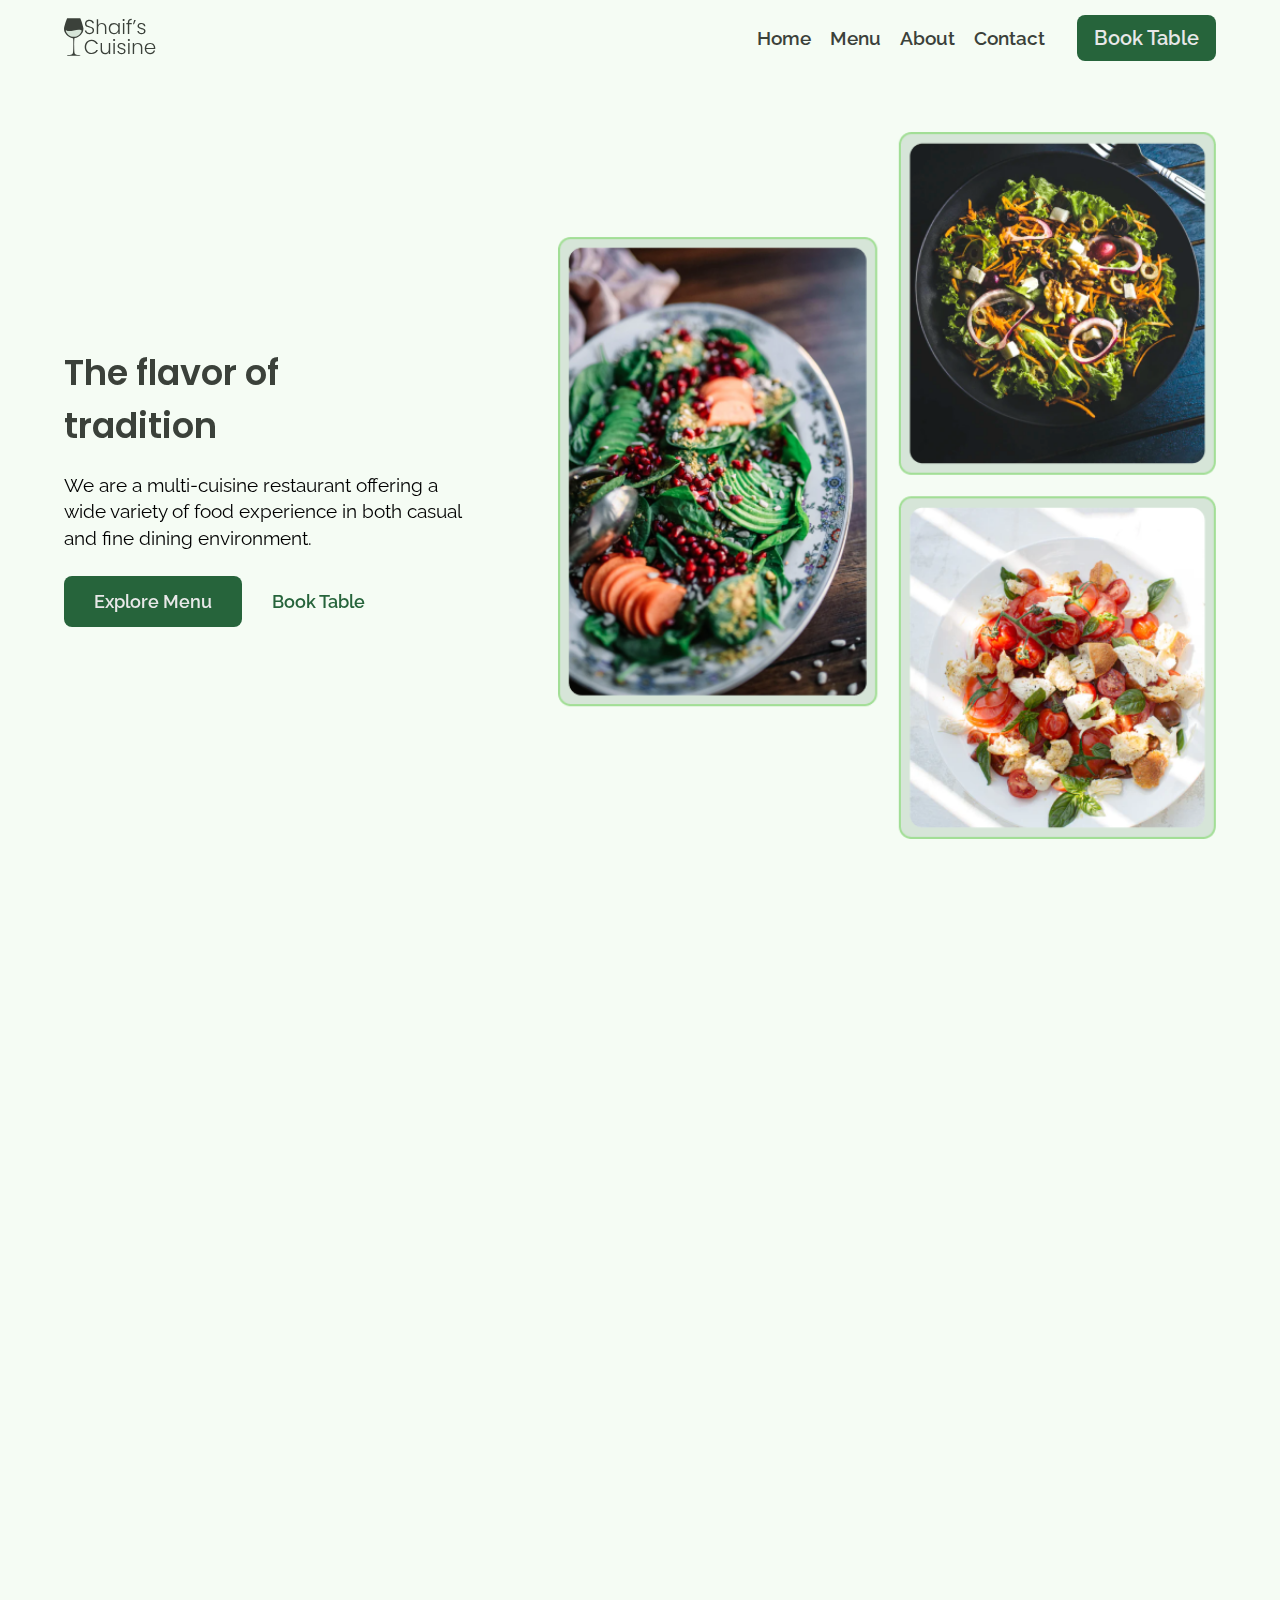
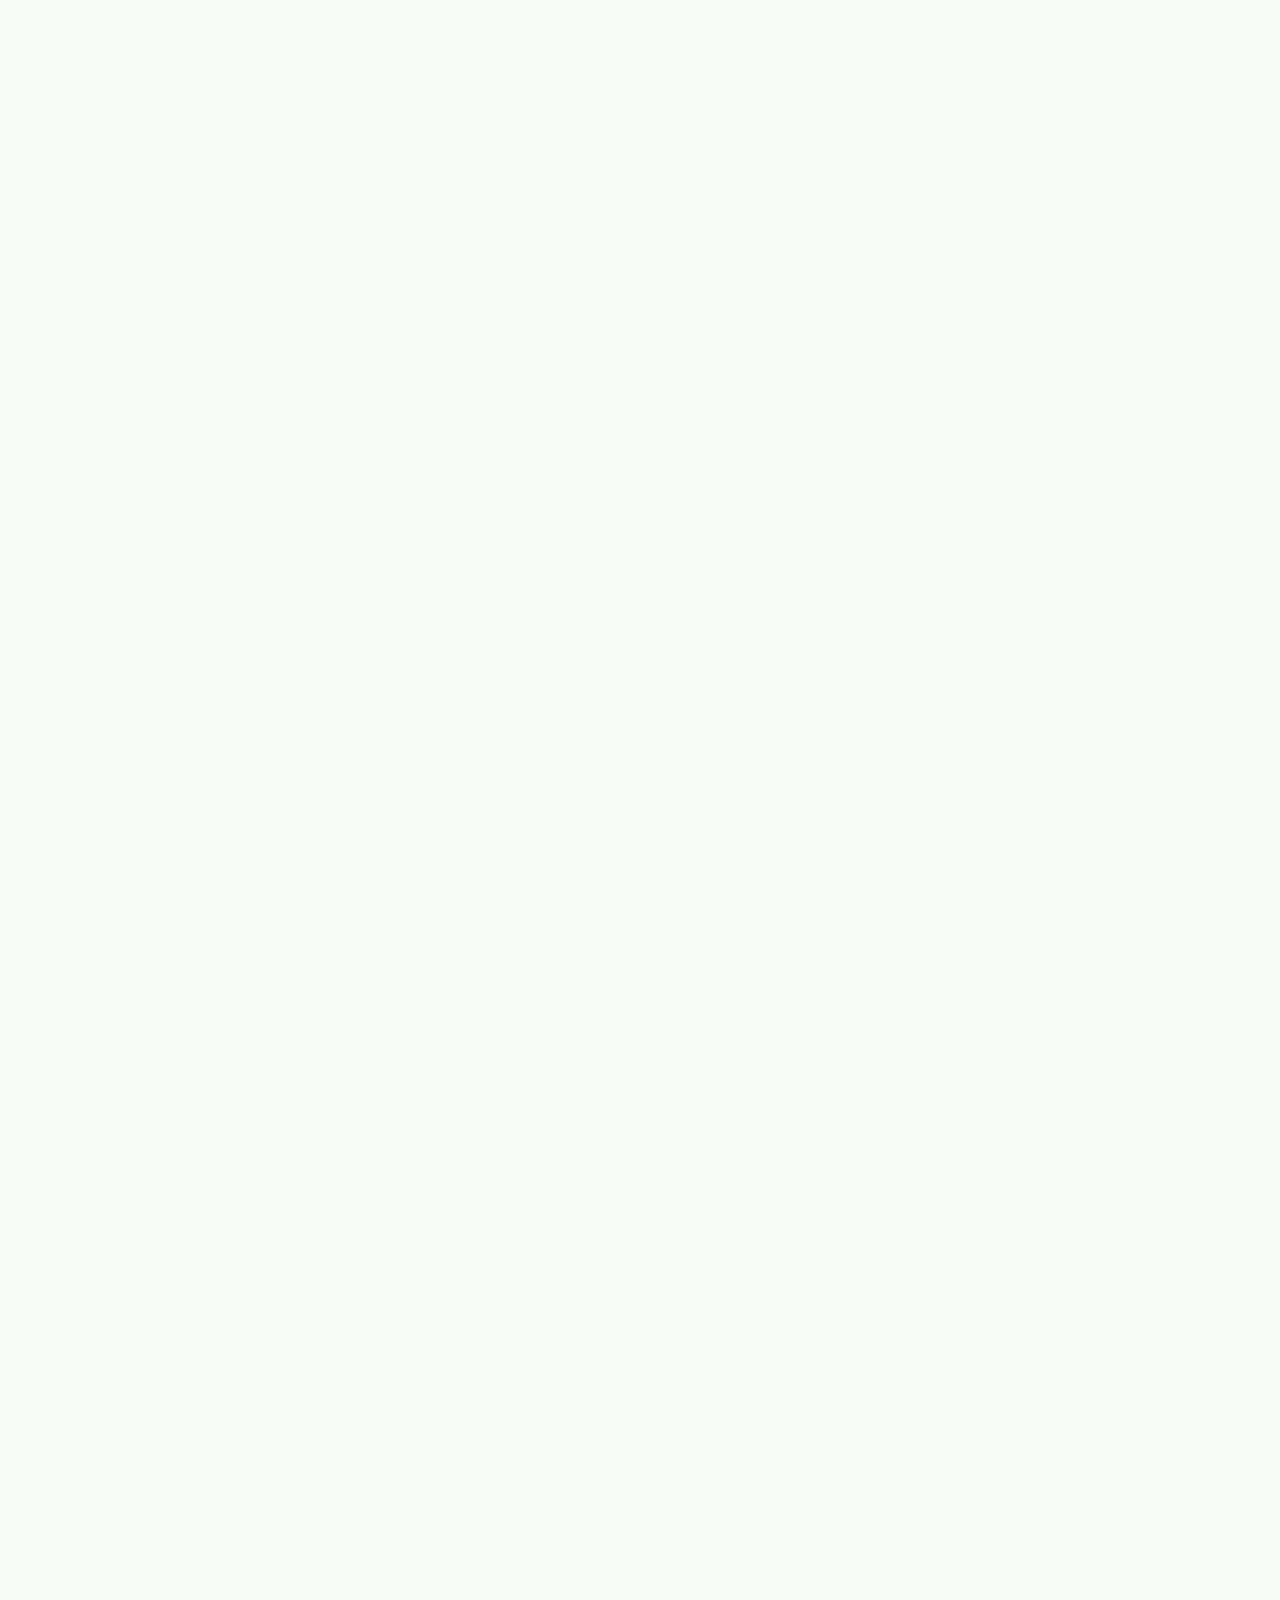
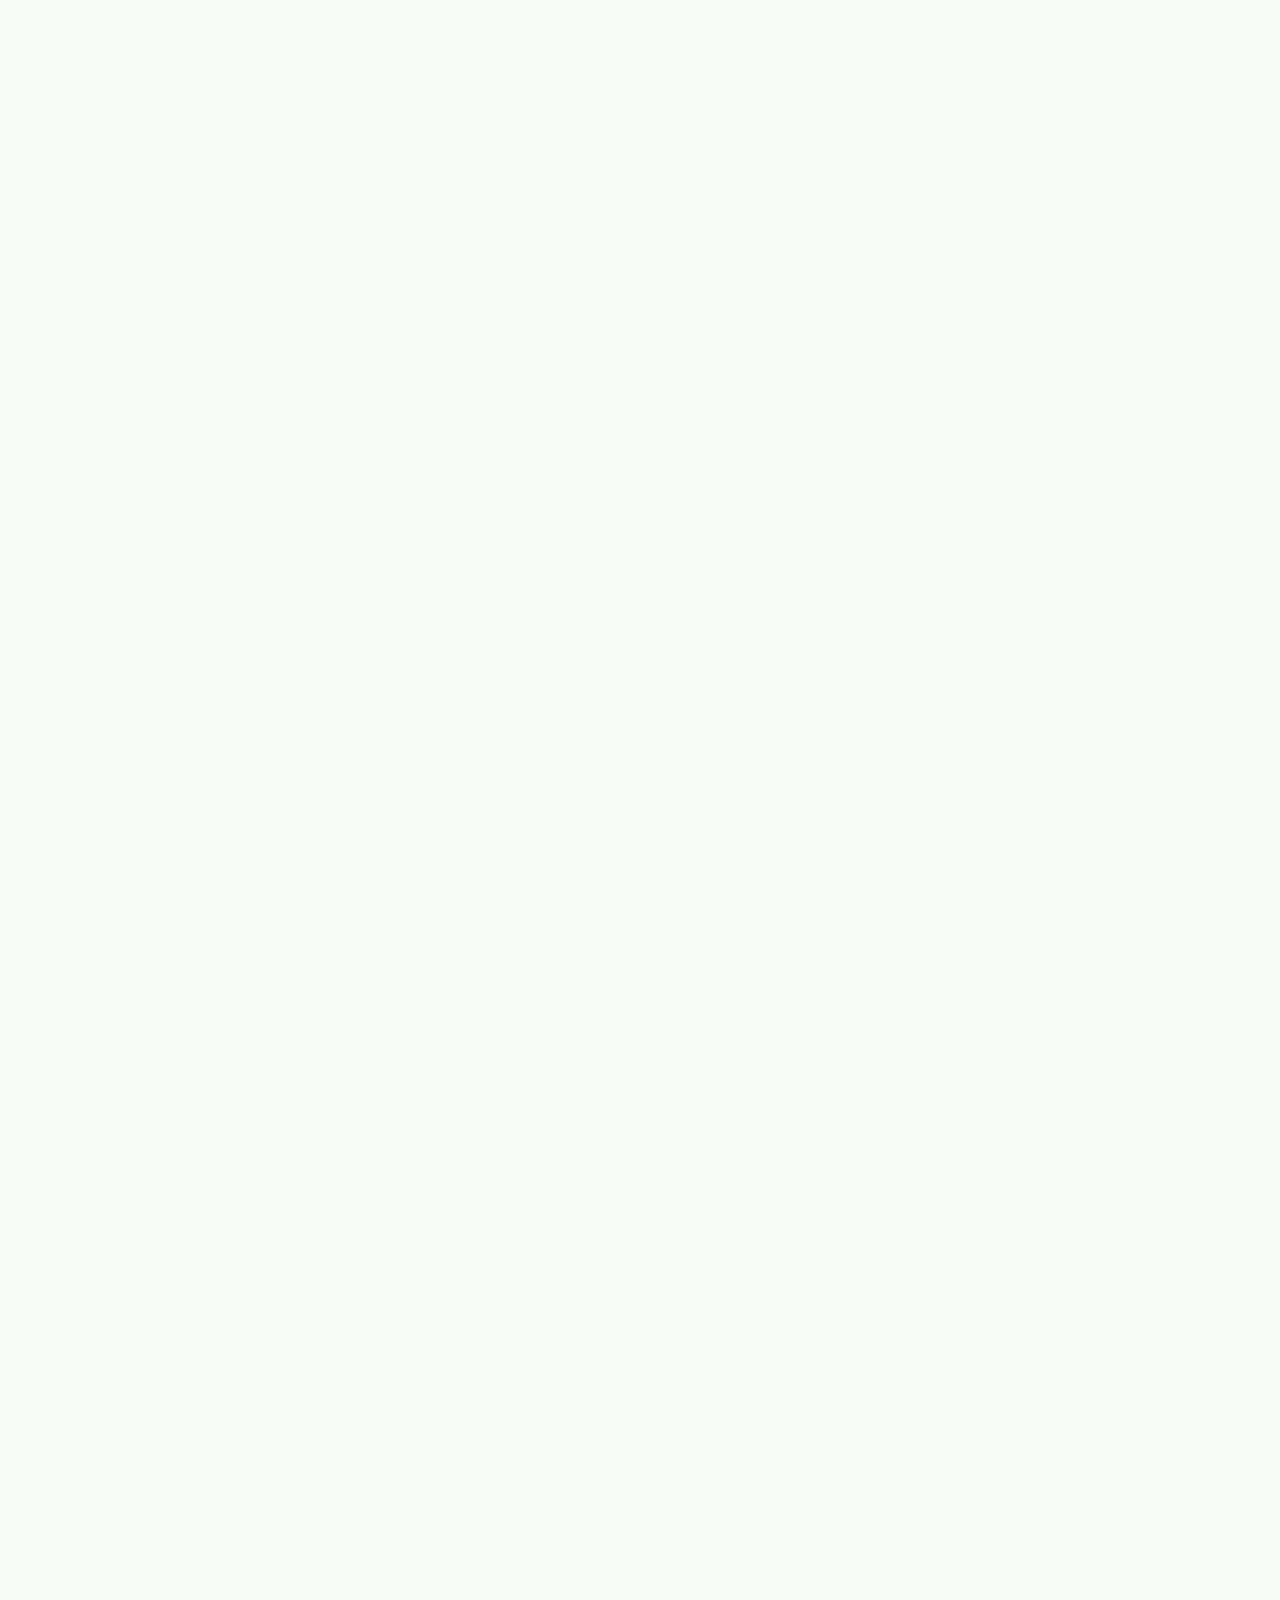
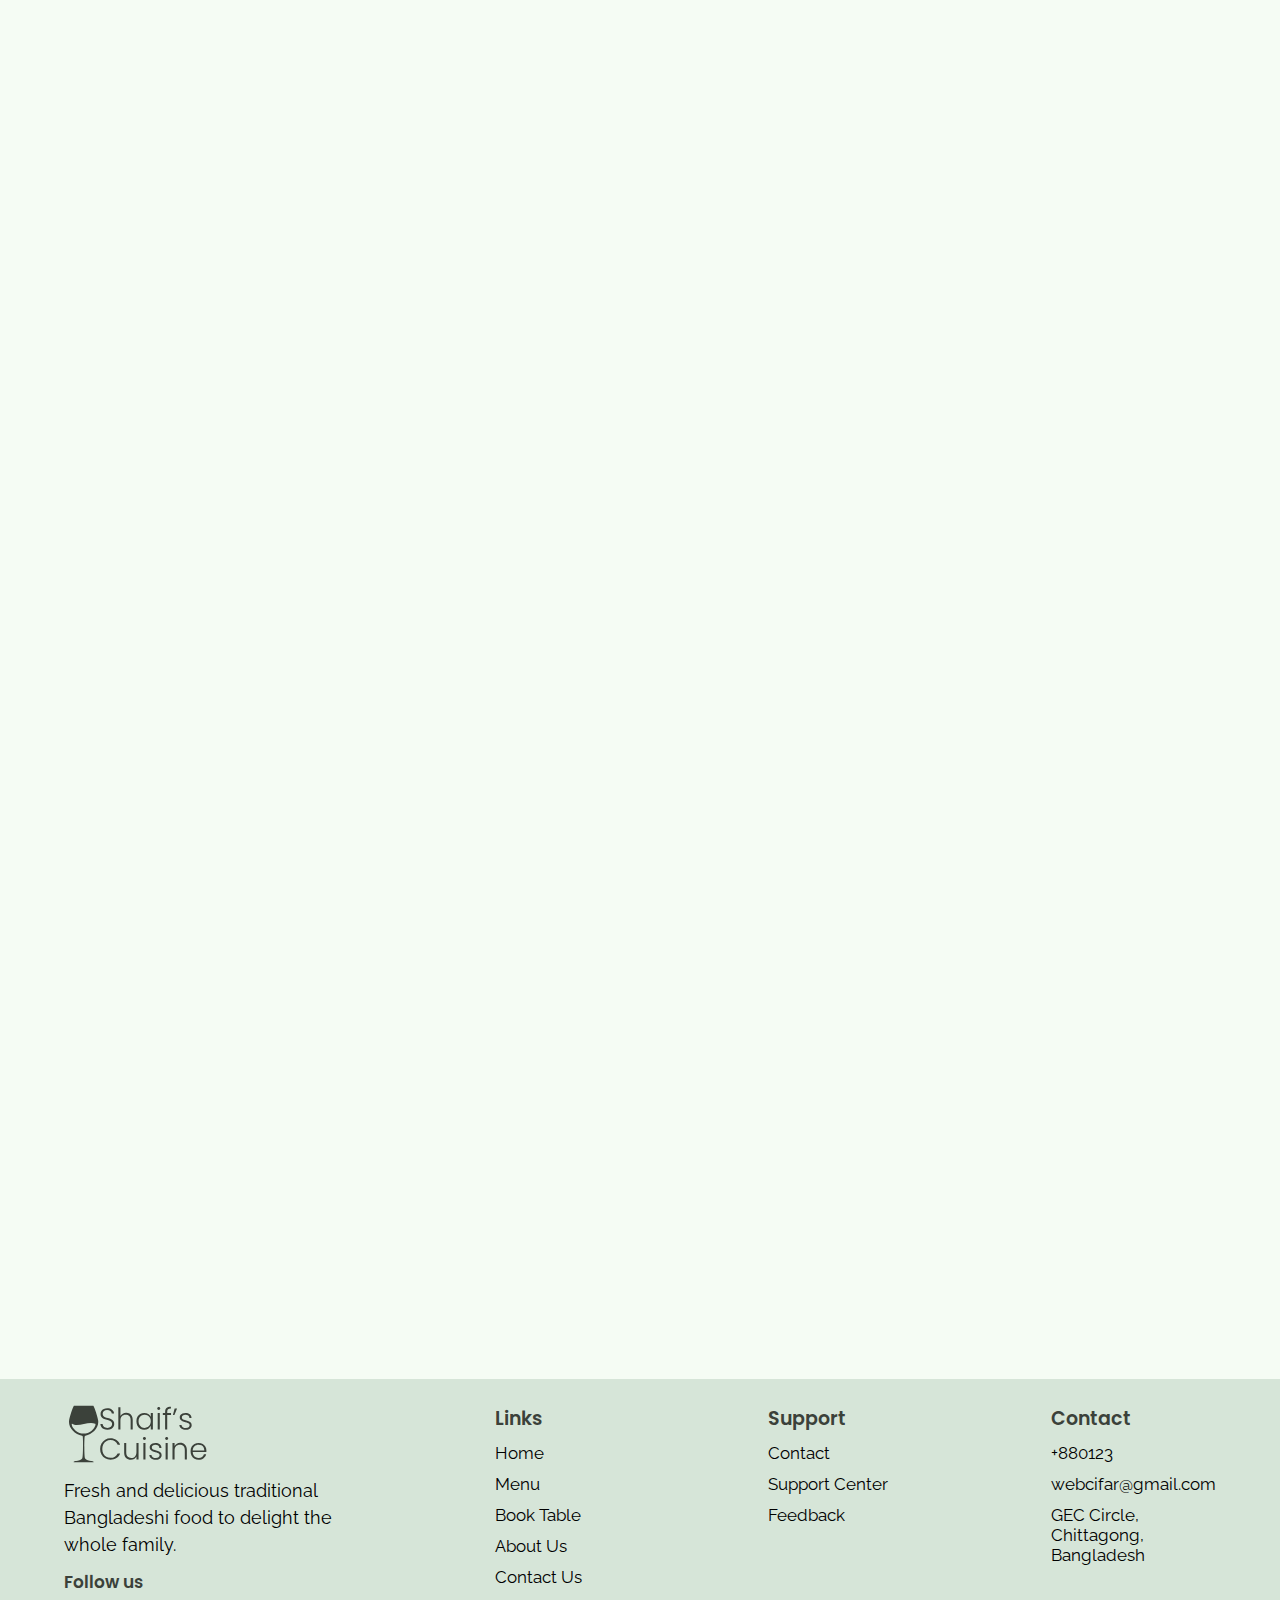
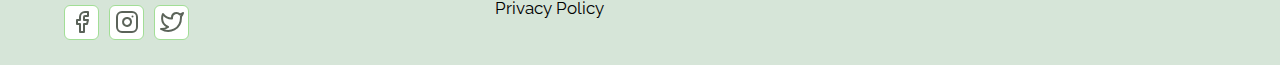
<file: index.html>
<!DOCTYPE html>
<html lang="en">
<head>
    <meta charset="UTF-8">
    <meta http-equiv="X-UA-Compatible" content="IE=edge">
    <meta name="viewport" content="width=device-width, initial-scale=1.0">
    <title>Home</title>
    <!--css file-->
    <link rel="stylesheet" href="css/globalstyle.css">
    <link rel="stylesheet" href="css/components.css">
    <link rel="stylesheet" href="css/home.css">
    <!--aos animation-->
    <link rel="stylesheet" href="https://unpkg.com/aos@next/dist/aos.css" />
</head>
<body style="visibility: visible;">
    <!--header-->
    <div class="header">
        <div class="container">
            <div class="nav-wrapper">
                <a class="logo" href="index.html">
                    <img src="images/logo.svg" alt="">
                </a>
                <div class="nav-bar">
                    <div class="nav-icon">
                        <svg
                             xmlns="http://www.w3.org/2000/svg"
                            width="24"
                            height="24"
                            viewBox="0 0 24 24"
                            fill="none"
                            stroke="currentColor"
                            stroke-width="2"
                            stroke-linecap="round"
                            stroke-linejoin="round"
                        >
                            <line x1="3" y1="12" x2="21" y2="12" />
                            <line x1="3" y1="6" x2="21" y2="6" />
                            <line x1="3" y1="18" x2="21" y2="18" />
                        </svg>
                    </div>
                    <div class="overlay"></div>
                    <ul class="nav-list">
                        <div class="nav-close">
                            <svg
                                xmlns="http://www.w3.org/2000/svg"
                                width="24"
                                height="24"
                                viewBox="0 0 24 24"
                                fill="none"
                                stroke="currentColor"
                                stroke-width="2"
                                stroke-linecap="round"
                                stroke-linejoin="round"
                            >
                                <line x1="18" y1="6" x2="6" y2="18" />
                                <line x1="6" y1="6" x2="18" y2="18" />
                            </svg>  
                        </div>
                        <div class="header-ul"> 
                            <li><a href="index.html">Home</a></li>
                            <li><a href="menu.html">Menu</a></li>
                            <li><a href="about.html">About</a></li>
                            <li><a href="contact.html">Contact</a></li>
                            <li><a class="btn btn-spicial" href="booktable.html">Book Table</a></li>
                        </div>
                    </ul>
                </div>
            </div>
        </div>
    </div>
    <!--header end-->
    <!--landing-->
    <div class="landing">
        <div class="container">
            <div class="landing-content">
                <div class="landing-text" data-aos="fade-left">
                    <h1>The flavor of<br> tradition</h1>
                    <p>We are a multi-cuisine restaurant offering a wide variety of food experience in both casual and fine dining environment.</p>
                    <div class="button">
                       <a class="btn btn-spicial" href="menu.html">Explore Menu</a>
                    <a class="btn btn-edit" href="booktable.html">Book Table</a> 
                    </div>
                </div>
                <div class="landing-img" data-aos="fade-right">
                    <img src="images/heroImg.png" alt="">
                </div>
            </div>
        </div>
    </div>
    <!--landing end-->
    <!--store-->
    <section class="store" data-aos="fade-up">
        <div class="container">
            <div class="store-content">
                <div class="store-box">
                    <div class="box-img">
                       <img src="images/wall-clock-icon.svg" alt=""> 
                    </div>
                    <h3>10 AM - 7 PM</h3>
                    <span>Opening Hour</span>
                </div>
                <div class="store-box">
                    <div class="box-img">
                       <img src="images/address-icon.svg" alt=""> 
                    </div>
                    <h3>GEC, Chittagong</h3>
                    <span>Address</span>
                </div>
                <div class="store-box">
                    <div class="box-img">
                       <img src="images//phone-icon.svg" alt=""> 
                    </div>
                    <h3>+880123443</h3>
                    <span>Call Now</span>
                </div>
            </div>
        </div>
    </section>
    <!--store end-->
    <!--our specials-->
    <section class="our-specials" data-aos="fade-down">
        <div class="container">
            <div class="our-specials-content">
                <div class="our-specials-dish">
                    <div class="box-dish">
                        <div class="dish-img">
                            <img src="images/food-3.png" alt="">
                        </div>
                        <h1>Sweet Potato<br> Fries Bowl</h1>
                        <span>$18</span>
                        <div class="star">
                            <img src="images/3star.png" alt="">   
                        </div>
                        <p>These Sweet Potato Fries bowl are a glorious, messy plate of goodness. 
                            Crispy sweet potato fries loaded with lots of fresh summer vegetables and a 
                            lime ranch. By adding a seasoning blend with chipotle powder, garlic, and onion, 
                            these spicy sweet potato fries are full of flavor.
                        </p>
                    </div>
                    <div class="box-dish">
                        <div class="dish-img">
                            <img src="images/food-1.png" alt="">
                        </div>
                        <h1>Vegan Salad bowl</h1>
                        <span>$18</span>
                        <div class="star">
                            <img src="images/3star.png" alt="">   
                        </div>
                        <p>Vegan salad bowl are immensely satisfying with any combination of whole grains,
                             pulses, noodles, raw or cooked fruits, and veggies all topped off with a delicious
                              sauce or dressing – each bite is an explosion of flavors and textures.
                        </p>
                    </div>
                </div>
                <div class="our-specials-text">
                    <h1>Our Specials</h1>
                    <p>All of our food is prepared daily at our restaurants to ensure the highest quality, freshest meals are delivered to our customers</p>
                    <a class="btn btn-spicial" href="booktable.html">Book Table</a>
                </div>
            </div>
        </div>
    </section>
    <!--our specials end-->
    <!--top dishes-->
    <section class="top-dishes" data-aos="fade-up">
        <div class="container">
            <div class="dishes-content">
                <div class="top-dishes-box">
                    <div class="box-img">
                        <img src="images/food-1.png" alt="">
                    </div>
                    <div class="box-text">
                        <h1>Vegan Salad bowl</h1>
                        <span>$12</span>
                        <div class="star">
                            <img src="images/3star.png" alt="">
                        </div>
                    </div>
                </div>
                <div class="top-dishes-box">
                    <div class="box-img">
                        <img src="images/food-2.png" alt="">
                    </div>
                    <div class="box-text">
                        <h1>Vegan Pesto Zoodles</h1>
                        <span>$12</span>
                        <div class="star">
                            <img src="images/3star.png" alt="">
                        </div>
                    </div>
                </div>
                <div class="top-dishes-box">
                    <div class="box-img">
                        <img src="images/food-7.png" alt="">
                    </div>
                    <div class="box-text">
                        <h1>Hot Green Bowl</h1>
                        <span>$12</span>
                        <div class="star">
                            <img src="images/3star.png" alt="">
                        </div>
                    </div>
                </div>
            </div>
        </div>
    </section>
    <!--top dishes end-->
    <!--discount-->
    <section class="discount" data-aos="fade-down">
        <div class="container">
            <div class="discount-content">
                <div class="discount-img">
                    <div class="imge-1">
                        <img src="images/food-5.png" alt="">
                    </div>
                    <div class="imge-2">
                        <img src="images/food-4.png" alt="">
                    </div>
                    <div class="imge-3">
                        <img src="images/food-3.png" alt="">
                    </div>
                </div>
                <div class="discount-text">
                    <h3>20% OFF</h3>
                    <h1>Demo Dish For 
                    Discount</h1>
                    <div class="price">
                        <span class="old">$45</span>
                        <span>$35</span>
                    </div>
                    <div class="star">
                        <img src="images/3star.png" alt="">
                    </div>
                    <a class="btn btn-spicial" href="booktable.html">Book Table</a>
                </div>
            </div>
        </div>
    </section>
    <!--discount end-->
    <!--event-->
    <section class="event">
        <div class="container">
            <div class="event-content">
                <div class="event-img" data-aos="fade-right">
                    <img src="images/eventsMedia1.png" alt="">
                    <a href="#" class="play">
                        <img src="images/playIcon.svg" alt="">
                    </a>
                </div>
                <div class="event-img" data-aos="fade-left">
                    <img src="images/eventsMedia2.png" alt="">
                </div>
            </div>
        </div>
    </section>
    <!--event-end-->
    <!--event-info-->
    <section class="event-info">
        <div class="container">
            <div class="event-info-content">
                <div class="event-box" data-aos="fade-right">
                    <div class="box">
                        <div class="imag">
                            <img src="images/event-corporate.png" alt="">
                        </div>
                        <div class="text">
                            <h1>Corporate Events</h1>
                            <p>Shaif's Cuisine is the perfect venue for your corporate events.
                                 We specialize in private parties.
                            </p>
                        </div>
                    </div>
                    <div class="box">
                        <div class="imag">
                            <img src="images/event-weedings.png" alt="">
                        </div>
                        <div class="text">
                            <h1>Weddings</h1>
                            <p>Shaif's Cuisine offers an intimately unique wedding experience
                                 set in a spectacular setting that is sophisticated and comfortable.
                            </p>
                        </div>
                    </div>
                </div>
                <div class="event-text" data-aos="fade-left">
                    <h1>Book For Events</h1>
                    <p>Book your private event or corporate function at Shaif's 
                        cuisine to experience a truly unique experience.
                    </p>
                    <a href="contact.html" class="btn btn-spicial">Contact Now</a>
                </div>
            </div>
        </div>
    </section>
    <!--event-info-end-->
    <!--our food-->
    <section class="our-food">
        <div class="container">
            <div class="our-food-content">
                <div class="our-food-text" data-aos="fade-right">
                    <h1>Why Choose Our Food</h1>
                    <p>Quality of Service, Food, Ambiance, and Value of Money are the primary elements for choosing
                         a restaurant. Shaif's Cuisine is one of the most exquisite fine-dinning restaurant in Chittagong cities
                          with a captivating view of GEC Hills, perfect ambiance, and scrumptious food.
                    </p>
                </div>
                <div class="our-food-box" data-aos="fade-left">
                    <div class="box">
                        <div class="imag">
                            <img src="images/whyUs-icon1.svg" alt="">
                        </div>
                        <h2>Quality Food</h2>
                    </div>
                    <div class="box">
                        <div class="imag">
                            <img src="images/whyUs-icon2.svg" alt="">
                        </div>
                        <h2>Classical taste</h2>
                    </div>
                    <div class="box">
                        <div class="imag">
                            <img src="images/whyUs-icon3.svg" alt="">
                        </div>
                        <h2>Skilled chef</h2>
                    </div>
                    <div class="box">
                        <div class="imag">
                            <img src="images/whyUs-icon4.svg" alt="">
                        </div>
                        <h2>Best service</h2>
                    </div>
                </div>
            </div>
        </div>
    </section>
    <!--our food end-->
    <!--Customers -->
    <section class="Customers" data-aos="fade-up">
        <div class="container">
            <h1>What Our Customers Say</h1>
            <div class="Customers-content">
                <div class="box">
                    <div class="image">
                        <img src="images/testimonial_img1.png" alt="">
                    </div>
                    <div class="text">
                        <h2>Sayed Ahmed</h2>
                        <div class="star">
                            <img src="images/3star.png" alt="">
                        </div>
                        <p>“Visited Shaif’s Cuisine with friends last Sunday. Really lovely meal
                             and very warm welcome – we would recommend this lovely restaurant and will
                              try to go back again”
                        </p>
                    </div>
                </div>
                <div class="box">
                    <div class="image">
                        <img src="images/testimonial_img1.png" alt="">
                    </div>
                    <div class="text">
                        <h2>Sayed Ahmed</h2>
                        <div class="star">
                            <img src="images/3star.png" alt="">
                        </div>
                        <p>“Visited Shaif’s Cuisine with friends last Sunday. Really lovely meal
                             and very warm welcome – we would recommend this lovely restaurant and will
                              try to go back again”
                        </p>
                    </div>
                </div>
                <div class="box">
                    <div class="image">
                        <img src="images/testimonial_img1.png" alt="">
                    </div>
                    <div class="text">
                        <h2>Sayed Ahmed</h2>
                        <div class="star">
                            <img src="images/3star.png" alt="">
                        </div>
                        <p>“Visited Shaif’s Cuisine with friends last Sunday. Really lovely meal
                             and very warm welcome – we would recommend this lovely restaurant and will
                              try to go back again”
                        </p>
                    </div>
                </div>
                <div class="box">
                    <div class="image">
                        <img src="images/testimonial_img1.png" alt="">
                    </div>
                    <div class="text">
                        <h2>Sayed Ahmed</h2>
                        <div class="star">
                            <img src="images/3star.png" alt="">
                        </div>
                        <p>“Visited Shaif’s Cuisine with friends last Sunday. Really lovely meal
                             and very warm welcome – we would recommend this lovely restaurant and will
                              try to go back again”
                        </p>
                    </div>
                </div>
            </div>
        </div>
    </section>
    <!--Customers end-->
    <!--Newsletter-->
    <section class="Newsletter" data-aos="fade-up">
        <div class="container">
            <div class="Newsletter-content">
                <div class="text">
                    <h1>Join Newsletter</h1>
                    <p>Get notified with the latest news and recent offers from the “Shaif’s Cuisine”</p>
                </div>
                <div class="form">
                    <input type="text" placeholder="Your Email Address">
                    <button>Join</button>
                </div>
            </div>
        </div>
    </section>
    <!--Newsletter end-->
    <!--footer-->
    <div class="footer">
        <div class="container">
            <div class="footer-box">
                <img src="images/logo.svg" alt="">
                <p>Fresh and delicious traditional <br> Bangladeshi food to delight the<br> whole family.</p>
                <h3>Follow us</h3>
                <div class="social">
                    <a href="#">
                        <svg
                            xmlns="http://www.w3.org/2000/svg"
                            width="24"
                            height="24"
                            viewBox="0 0 24 24"
                            fill="none"
                            stroke="currentColor"
                            stroke-width="2"
                            stroke-linecap="round"
                            stroke-linejoin="round"
                            >
                            <path d="M18 2h-3a5 5 0 0 0-5 5v3H7v4h3v8h4v-8h3l1-4h-4V7a1 1 0 0 1 1-1h3z" />
                        </svg>
                    </a>
                    <a href="#">
                        <svg
                            xmlns="http://www.w3.org/2000/svg"
                            width="24"
                            height="24"
                            viewBox="0 0 24 24"
                            fill="none"
                            stroke="currentColor"
                            stroke-width="2"
                            stroke-linecap="round"
                            stroke-linejoin="round"
                            >
                            <rect x="2" y="2" width="20" height="20" rx="5" ry="5" />
                            <path d="M16 11.37A4 4 0 1 1 12.63 8 4 4 0 0 1 16 11.37z" />
                            <line x1="17.5" y1="6.5" x2="17.51" y2="6.5" />
                        </svg>
                    </a>
                    <a href="#">
                        <svg
                            xmlns="http://www.w3.org/2000/svg"
                            width="24"
                            height="24"
                            viewBox="0 0 24 24"
                            fill="none"
                            stroke="currentColor"
                            stroke-width="2"
                            stroke-linecap="round"
                            stroke-linejoin="round"
                            >
                            <path d="M23 3a10.9 10.9 0 0 1-3.14 1.53 4.48 4.48 0 0 0-7.86 3v1A10.66 10.66 0 0 1 3 4s-4 9 5 13a11.64 11.64 0 0 1-7 2c9 5 20 0 20-11.5a4.5 4.5 0 0 0-.08-.83A7.72 7.72 0 0 0 23 3z" />
                        </svg>
                    </a>
                </div>
            </div>
            <div class="footer-box">
                <h2>Links</h2>
                <span>Home</span>
                <span>Menu</span>
                <span>Book Table</span>
                <span>About Us</span>
                <span>Contact Us</span>
                <span>Privacy Policy</span>
            </div>
            <div class="footer-box">
                <h2>Support</h2>
                <span>Contact</span>
                <span>Support Center</span>
                <span>Feedback</span>
            </div>
            <div class="footer-box">
                <h2>Contact</h2>
                <span>+880123</span>
                <span>webcifar@gmail.com</span>
                <span>GEC Circle,<br> Chittagong,<br> Bangladesh</span>
            </div>
        </div>
    </div>
    <!--footer end-->


    <!--script file-->
    <script src="main.js"></script>
    <script src="https://unpkg.com/aos@next/dist/aos.js"></script>
    <script>
      AOS.init();
    </script>
</body>
</html>
</file>
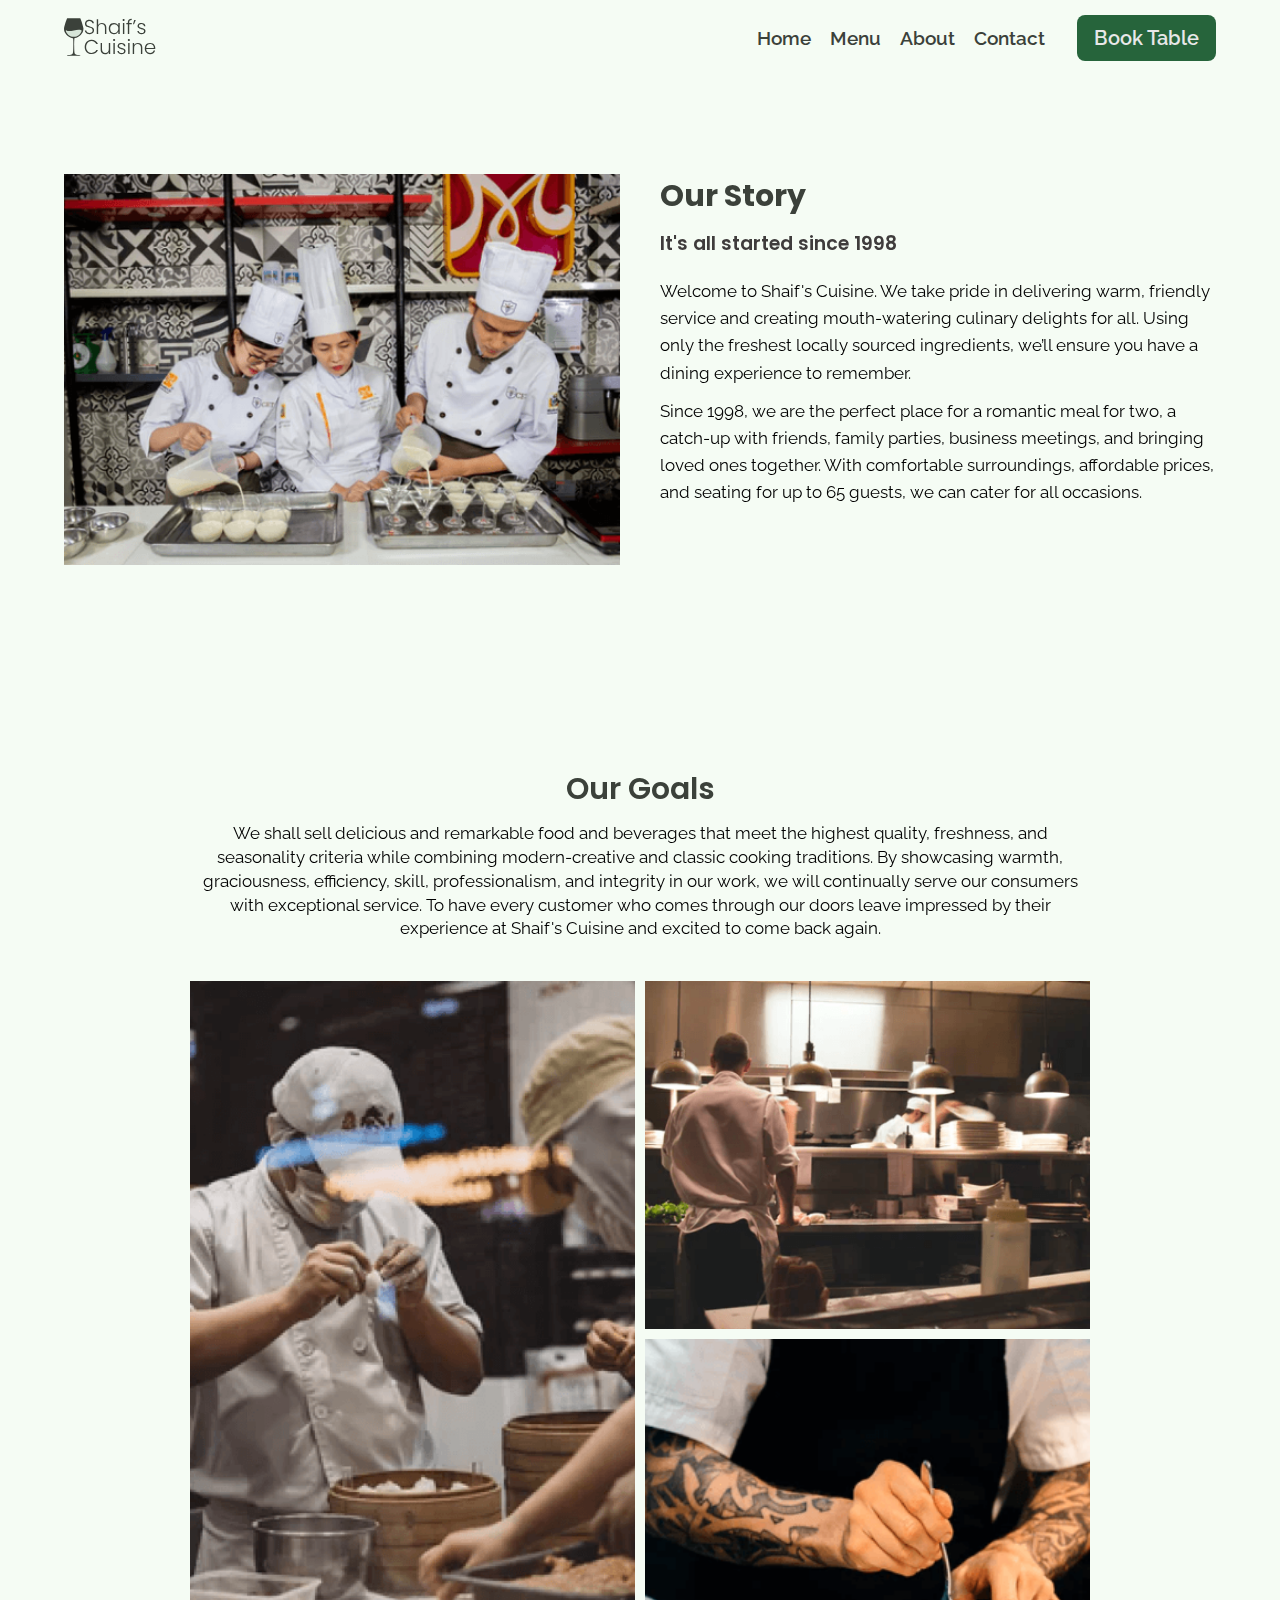
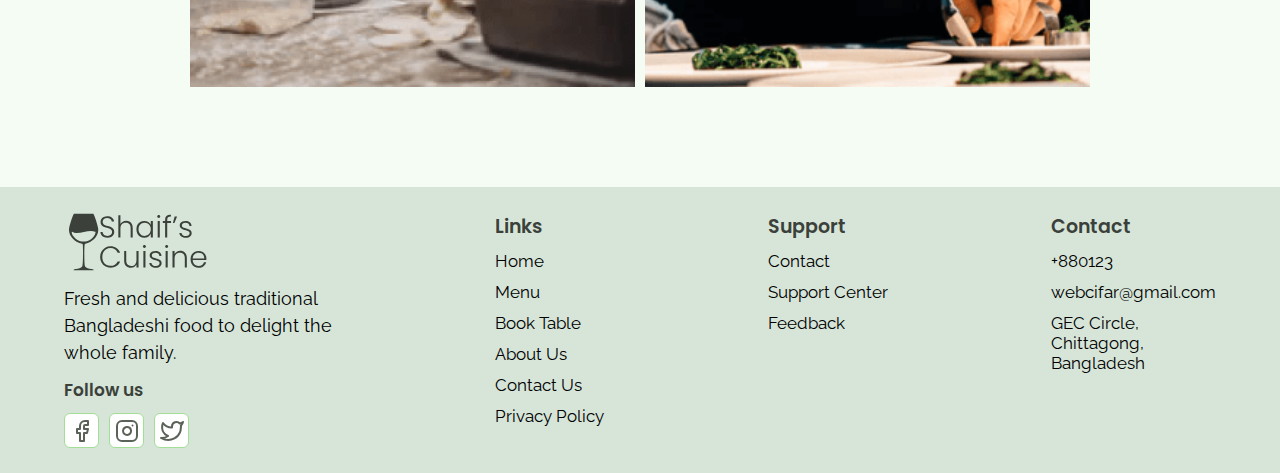
<file: about.html>
<!DOCTYPE html>
<html lang="en">
<head>
    <meta charset="UTF-8">
    <meta http-equiv="X-UA-Compatible" content="IE=edge">
    <meta name="viewport" content="width=device-width, initial-scale=1.0">
    <title>About</title>
    <!--css file-->
    <link rel="stylesheet" href="css/globalstyle.css">
    <link rel="stylesheet" href="css/components.css">
    <link rel="stylesheet" href="css/about.css">
     <!--aos animation-->
     <link rel="stylesheet" href="https://unpkg.com/aos@next/dist/aos.css" />
</head>
<body style="visibility: visible;">
    <!--header-->
    <div class="header">
        <div class="container">
            <div class="nav-wrapper">
                <a class="logo" href="index.html">
                    <img src="images/logo.svg" alt="">
                </a>
                <div class="nav-bar">
                    <div class="nav-icon">
                        <svg
                             xmlns="http://www.w3.org/2000/svg"
                            width="24"
                            height="24"
                            viewBox="0 0 24 24"
                            fill="none"
                            stroke="currentColor"
                            stroke-width="2"
                            stroke-linecap="round"
                            stroke-linejoin="round"
                        >
                            <line x1="3" y1="12" x2="21" y2="12" />
                            <line x1="3" y1="6" x2="21" y2="6" />
                            <line x1="3" y1="18" x2="21" y2="18" />
                        </svg>
                    </div>
                    <div class="overlay"></div>
                    <ul class="nav-list">
                        <div class="nav-close">
                            <svg
                                xmlns="http://www.w3.org/2000/svg"
                                width="24"
                                height="24"
                                viewBox="0 0 24 24"
                                fill="none"
                                stroke="currentColor"
                                stroke-width="2"
                                stroke-linecap="round"
                                stroke-linejoin="round"
                            >
                                <line x1="18" y1="6" x2="6" y2="18" />
                                <line x1="6" y1="6" x2="18" y2="18" />
                            </svg>  
                        </div>
                        <div class="header-ul"> 
                            <li><a href="index.html">Home</a></li>
                            <li><a href="menu.html">Menu</a></li>
                            <li><a href="about.html">About</a></li>
                            <li><a href="contact.html">Contact</a></li>
                            <li><a class="btn btn-spicial" href="booktable.html">Book Table</a></li>
                        </div>
                    </ul>
                </div>
            </div>
        </div>
    </div>
    <!--header end-->
    <!--our story-->
    <section class="our-story">
        <div class="container">
            <div class="our-story-content">
                <div class="image" data-aos="fade-right">
                    <img src="images/ourStoryImg.png" alt="">
                </div>
                <div class="text" data-aos="fade-left">
                    <h1>Our Story</h1>
                    <h3>It's all started since 1998</h3>
                    <p>Welcome to Shaif's Cuisine. We take pride in delivering warm, friendly service and creating
                         mouth-watering culinary delights for all. Using only the freshest locally sourced ingredients, we’ll ensure you have a dining experience to remember.
                    </p>
                    <br>
                    <p>Since 1998, we are the perfect place for a romantic meal for two, a catch-up with friends, family parties,
                         business meetings, and bringing loved ones together. With comfortable surroundings, affordable prices, and seating for up to 65 guests, we can cater for all occasions.
                    </p>
                </div>
            </div>
        </div>
    </section>
    <!--our story end-->
    <!--our goals-->
    <section class="our-goals" data-aos="fade-down">
        <div class="container">
            <div class="our-goals-content">
                <div class="text">
                    <h1>Our Goals</h1>
                    <p>We shall sell delicious and remarkable food and beverages that meet the highest quality, freshness, and seasonality criteria while combining modern-creative and classic cooking traditions.
                         By showcasing warmth, graciousness, efficiency, skill, professionalism, and integrity in our work, we will continually serve our consumers with exceptional service. To have every customer who comes through our doors leave impressed by their experience at Shaif's
                          Cuisine and excited to come back again.
                    </p>
                </div>
                <div class="image">
                    <div class="imag1">
                        <img src="images/ourGoals_img1.png" alt="">
                    </div>
                    <div class="imag2">
                        <img src="images/ourGoals_img2.png" alt="">
                    </div>
                    <div class="imag3">
                    <img src="images/ourGoals_img3.png" alt="">
                    </div>
                </div>
            </div>
        </div>
    </section>
    <!--our goals end-->
      <!--footer-->
      <div class="footer">
        <div class="container">
            <div class="footer-box">
                <img src="images/logo.svg" alt="">
                <p>Fresh and delicious traditional <br> Bangladeshi food to delight the<br> whole family.</p>
                <h3>Follow us</h3>
                <div class="social">
                    <a href="#">
                        <svg
                            xmlns="http://www.w3.org/2000/svg"
                            width="24"
                            height="24"
                            viewBox="0 0 24 24"
                            fill="none"
                            stroke="currentColor"
                            stroke-width="2"
                            stroke-linecap="round"
                            stroke-linejoin="round"
                            >
                            <path d="M18 2h-3a5 5 0 0 0-5 5v3H7v4h3v8h4v-8h3l1-4h-4V7a1 1 0 0 1 1-1h3z" />
                        </svg>
                    </a>
                    <a href="#">
                        <svg
                            xmlns="http://www.w3.org/2000/svg"
                            width="24"
                            height="24"
                            viewBox="0 0 24 24"
                            fill="none"
                            stroke="currentColor"
                            stroke-width="2"
                            stroke-linecap="round"
                            stroke-linejoin="round"
                            >
                            <rect x="2" y="2" width="20" height="20" rx="5" ry="5" />
                            <path d="M16 11.37A4 4 0 1 1 12.63 8 4 4 0 0 1 16 11.37z" />
                            <line x1="17.5" y1="6.5" x2="17.51" y2="6.5" />
                        </svg>
                    </a>
                    <a href="#">
                        <svg
                            xmlns="http://www.w3.org/2000/svg"
                            width="24"
                            height="24"
                            viewBox="0 0 24 24"
                            fill="none"
                            stroke="currentColor"
                            stroke-width="2"
                            stroke-linecap="round"
                            stroke-linejoin="round"
                            >
                            <path d="M23 3a10.9 10.9 0 0 1-3.14 1.53 4.48 4.48 0 0 0-7.86 3v1A10.66 10.66 0 0 1 3 4s-4 9 5 13a11.64 11.64 0 0 1-7 2c9 5 20 0 20-11.5a4.5 4.5 0 0 0-.08-.83A7.72 7.72 0 0 0 23 3z" />
                        </svg>
                    </a>
                </div>
            </div>
            <div class="footer-box">
                <h2>Links</h2>
                <span>Home</span>
                <span>Menu</span>
                <span>Book Table</span>
                <span>About Us</span>
                <span>Contact Us</span>
                <span>Privacy Policy</span>
            </div>
            <div class="footer-box">
                <h2>Support</h2>
                <span>Contact</span>
                <span>Support Center</span>
                <span>Feedback</span>
            </div>
            <div class="footer-box">
                <h2>Contact</h2>
                <span>+880123</span>
                <span>webcifar@gmail.com</span>
                <span>GEC Circle,<br> Chittagong,<br> Bangladesh</span>
            </div>
        </div>
    </div>
    <!--footer end-->


    <!--script file-->
    <script src="main.js"></script>
    <script src="https://unpkg.com/aos@next/dist/aos.js"></script>
    <script>
      AOS.init();
    </script>
</body>
</html>
</file>
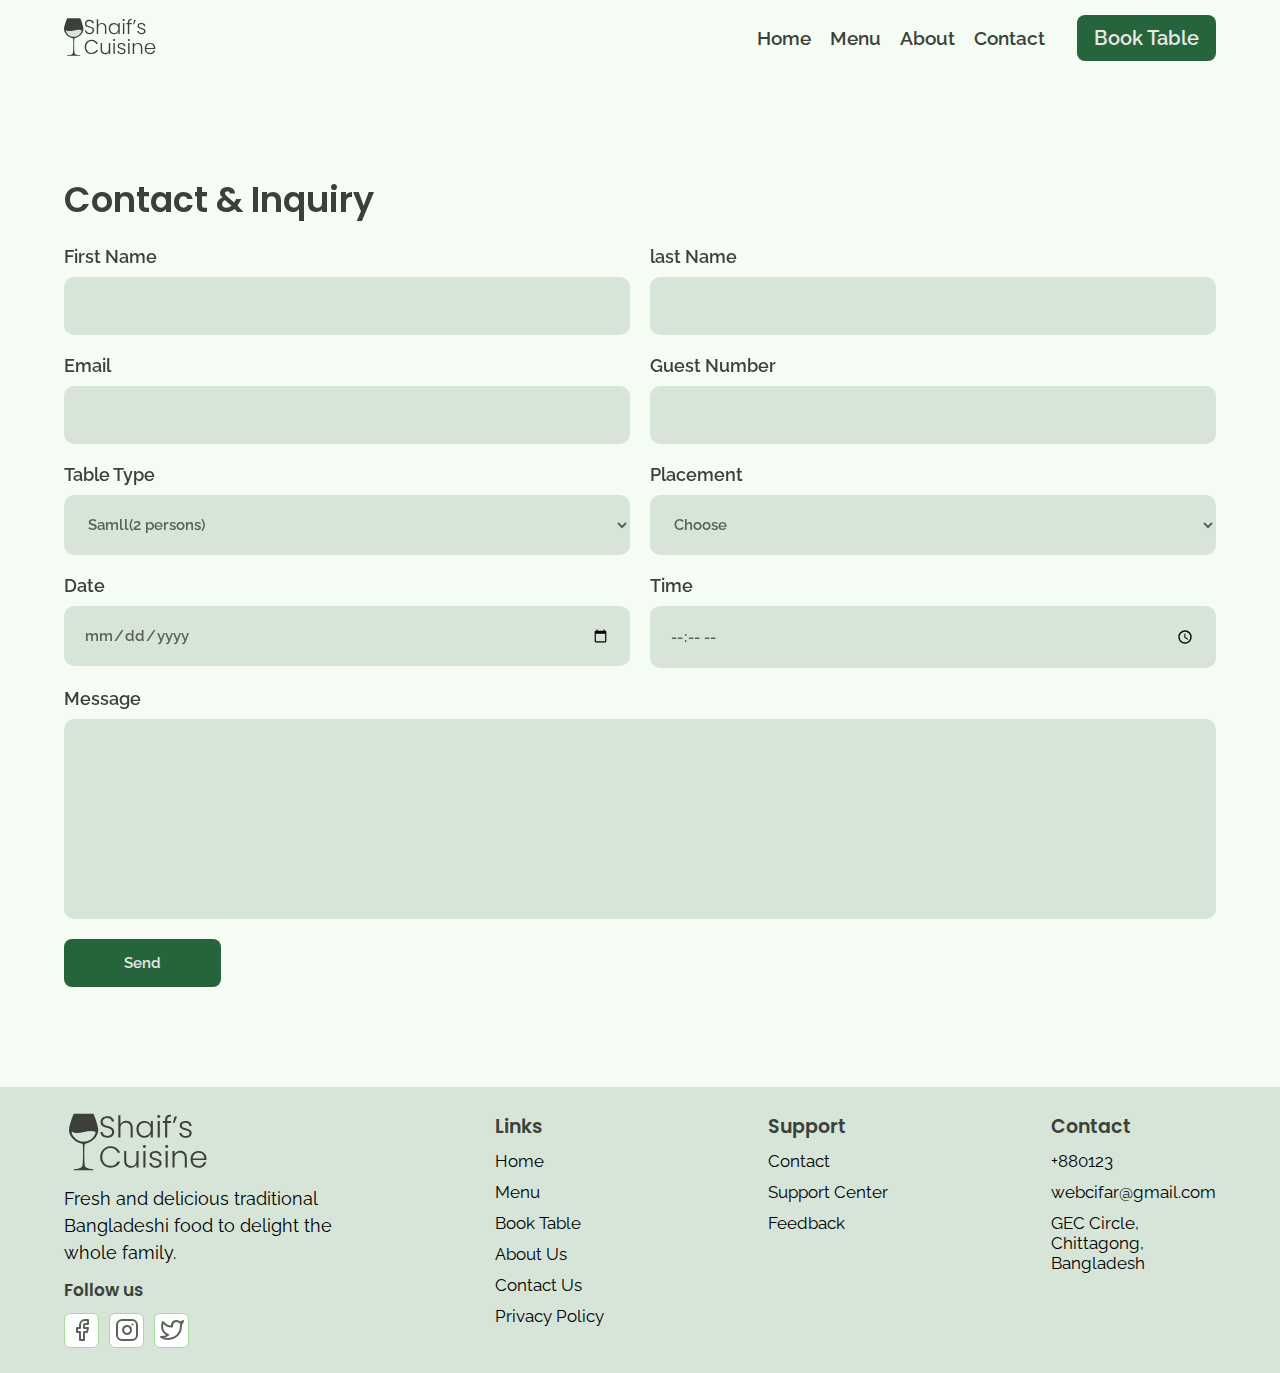
<file: booktable.html>
<!DOCTYPE html>
<html lang="en">
<head>
    <meta charset="UTF-8">
    <meta http-equiv="X-UA-Compatible" content="IE=edge">
    <meta name="viewport" content="width=device-width, initial-scale=1.0">
    <title>Book Table</title>
    <!--css file-->
    <link rel="stylesheet" href="css/globalstyle.css">
    <link rel="stylesheet" href="css/components.css">
     <!--aos animation-->
     <link rel="stylesheet" href="https://unpkg.com/aos@next/dist/aos.css" />
</head>
<body style="visibility: visible;">
    <!--header-->
    <div class="header">
        <div class="container">
            <div class="nav-wrapper">
                <a class="logo" href="index.html">
                    <img src="images/logo.svg" alt="">
                </a>
                <div class="nav-bar">
                    <div class="nav-icon">
                        <svg
                             xmlns="http://www.w3.org/2000/svg"
                            width="24"
                            height="24"
                            viewBox="0 0 24 24"
                            fill="none"
                            stroke="currentColor"
                            stroke-width="2"
                            stroke-linecap="round"
                            stroke-linejoin="round"
                        >
                            <line x1="3" y1="12" x2="21" y2="12" />
                            <line x1="3" y1="6" x2="21" y2="6" />
                            <line x1="3" y1="18" x2="21" y2="18" />
                        </svg>
                    </div>
                    <div class="overlay"></div>
                    <ul class="nav-list">
                        <div class="nav-close">
                            <svg
                                xmlns="http://www.w3.org/2000/svg"
                                width="24"
                                height="24"
                                viewBox="0 0 24 24"
                                fill="none"
                                stroke="currentColor"
                                stroke-width="2"
                                stroke-linecap="round"
                                stroke-linejoin="round"
                            >
                                <line x1="18" y1="6" x2="6" y2="18" />
                                <line x1="6" y1="6" x2="18" y2="18" />
                            </svg>  
                        </div>
                        <div class="header-ul"> 
                            <li><a href="index.html">Home</a></li>
                            <li><a href="menu.html">Menu</a></li>
                            <li><a href="about.html">About</a></li>
                            <li><a href="contact.html">Contact</a></li>
                            <li><a class="btn btn-spicial" href="booktable.html">Book Table</a></li>
                        </div>
                    </ul>
                </div>
            </div>
        </div>
    </div>
    <!--header end-->
    <!--book table-->
    <section class="contact" data-aos="fade-up">
        <div class="container">
            <div class="contact-content">
                <h1>Contact & Inquiry</h1>
                <div class="form">
                    <form>
                        <div class="form-group">
                        <label for="First Name">First Name</label>
                        <input type="text" id="First Name">
                        </div>
                        <div class="form-group">
                            <label for="last Name">last Name</label>
                            <input type="text" id="Last Name">
                        </div>
                        <div class="form-group">
                            <label for="email">Email</label>
                            <input type="email" id="email">
                        </div>
                        <div class="form-group">
                            <label for="Guest-Number">Guest Number</label>
                            <input type="text" id="Guest-Number">
                        </div>
                        <div class="form-group">
                            <label for="Table-Type">Table Type</label>
                            <select name="Table Type" id="Table-Type">
                                <option value="">Samll(2 persons)</option>
                                <option value="">Samll(4 persons)</option>
                                <option value="">Large(6 persons)</option>
                            </select>
                        </div>
                        <div class="form-group">
                            <label for="Table-Type">Placement</label>
                            <select name="Table Type" id="Table-Type">
                                <option value="">Choose</option>
                                <option value="">Outdoor</option>
                                <option value="">Indoor</option>
                            </select>
                        </div>
                        <div class="form-group">
                            <label for="Date">Date</label>
                            <input type="date" id="Date">
                        </div>
                        <div class="form-group">
                            <label for="time">Time</label>
                            <input type="time" id="time">
                        </div>
                        <div class="last form-group">
                            <label for="message">Message</label>
                            <textarea name="Message" id="message" cols="30" rows="10"></textarea>
                        </div>
                    </form>  
                    <button class="btn btn-spicial">Send</button>
                </div>  
            </div>
        </div>
    </section>
    <!--book table end-->
      <!--footer-->
      <div class="footer">
        <div class="container">
            <div class="footer-box">
                <img src="images/logo.svg" alt="">
                <p>Fresh and delicious traditional <br> Bangladeshi food to delight the<br> whole family.</p>
                <h3>Follow us</h3>
                <div class="social">
                    <a href="#">
                        <svg
                            xmlns="http://www.w3.org/2000/svg"
                            width="24"
                            height="24"
                            viewBox="0 0 24 24"
                            fill="none"
                            stroke="currentColor"
                            stroke-width="2"
                            stroke-linecap="round"
                            stroke-linejoin="round"
                            >
                            <path d="M18 2h-3a5 5 0 0 0-5 5v3H7v4h3v8h4v-8h3l1-4h-4V7a1 1 0 0 1 1-1h3z" />
                        </svg>
                    </a>
                    <a href="#">
                        <svg
                            xmlns="http://www.w3.org/2000/svg"
                            width="24"
                            height="24"
                            viewBox="0 0 24 24"
                            fill="none"
                            stroke="currentColor"
                            stroke-width="2"
                            stroke-linecap="round"
                            stroke-linejoin="round"
                            >
                            <rect x="2" y="2" width="20" height="20" rx="5" ry="5" />
                            <path d="M16 11.37A4 4 0 1 1 12.63 8 4 4 0 0 1 16 11.37z" />
                            <line x1="17.5" y1="6.5" x2="17.51" y2="6.5" />
                        </svg>
                    </a>
                    <a href="#">
                        <svg
                            xmlns="http://www.w3.org/2000/svg"
                            width="24"
                            height="24"
                            viewBox="0 0 24 24"
                            fill="none"
                            stroke="currentColor"
                            stroke-width="2"
                            stroke-linecap="round"
                            stroke-linejoin="round"
                            >
                            <path d="M23 3a10.9 10.9 0 0 1-3.14 1.53 4.48 4.48 0 0 0-7.86 3v1A10.66 10.66 0 0 1 3 4s-4 9 5 13a11.64 11.64 0 0 1-7 2c9 5 20 0 20-11.5a4.5 4.5 0 0 0-.08-.83A7.72 7.72 0 0 0 23 3z" />
                        </svg>
                    </a>
                </div>
            </div>
            <div class="footer-box">
                <h2>Links</h2>
                <span>Home</span>
                <span>Menu</span>
                <span>Book Table</span>
                <span>About Us</span>
                <span>Contact Us</span>
                <span>Privacy Policy</span>
            </div>
            <div class="footer-box">
                <h2>Support</h2>
                <span>Contact</span>
                <span>Support Center</span>
                <span>Feedback</span>
            </div>
            <div class="footer-box">
                <h2>Contact</h2>
                <span>+880123</span>
                <span>webcifar@gmail.com</span>
                <span>GEC Circle,<br> Chittagong,<br> Bangladesh</span>
            </div>
        </div>
    </div>
    <!--footer end-->


    <!--script file-->
    <script src="main.js"></script>
    <script src="https://unpkg.com/aos@next/dist/aos.js"></script>
    <script>
      AOS.init();
    </script>
</body>
</html>
</file>
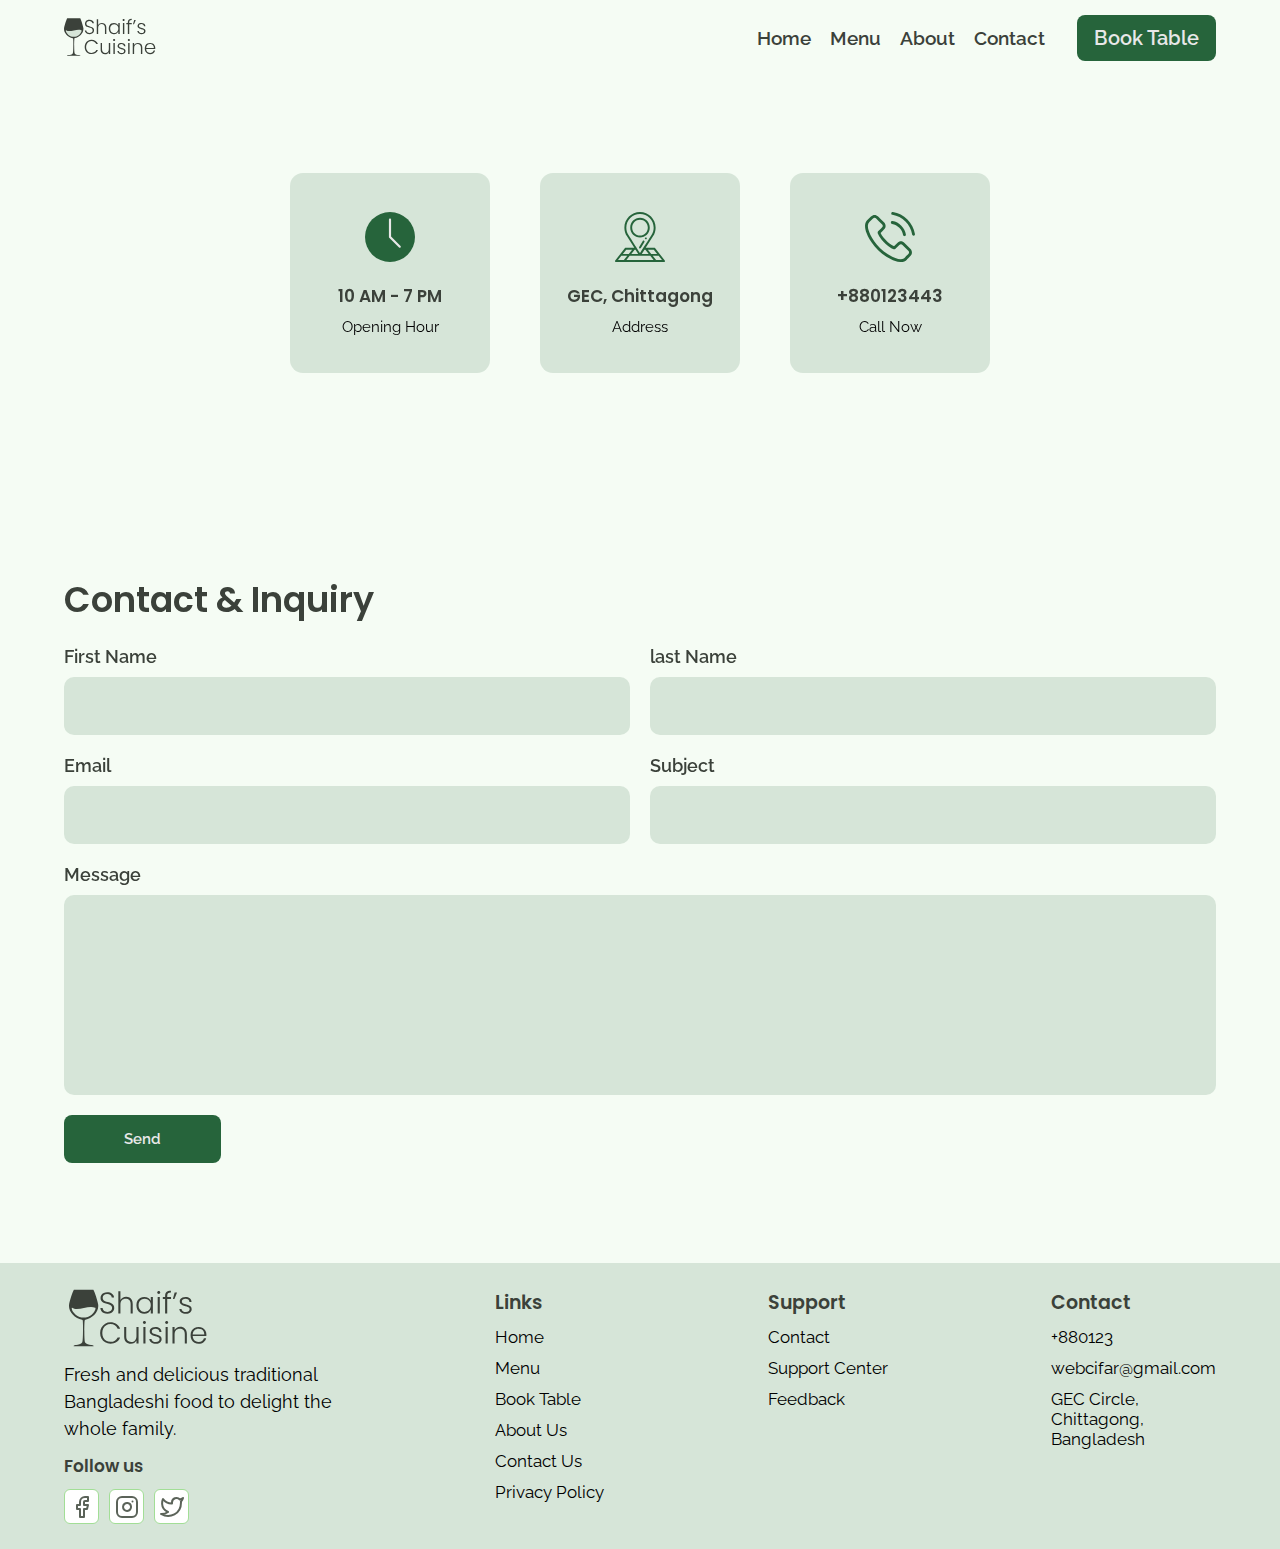
<file: contact.html>
<!DOCTYPE html>
<html lang="en">
<head>
    <meta charset="UTF-8">
    <meta http-equiv="X-UA-Compatible" content="IE=edge">
    <meta name="viewport" content="width=device-width, initial-scale=1.0">
    <title>Contact</title>
    <!--css file-->
    <link rel="stylesheet" href="css/globalstyle.css">
    <link rel="stylesheet" href="css/components.css">
     <!--aos animation-->
     <link rel="stylesheet" href="https://unpkg.com/aos@next/dist/aos.css" />
</head>
<body style="visibility: visible;">
    <!--header-->
    <div class="header">
        <div class="container">
            <div class="nav-wrapper">
                <a class="logo" href="index.html">
                    <img src="images/logo.svg" alt="">
                </a>
                <div class="nav-bar">
                    <div class="nav-icon">
                        <svg
                             xmlns="http://www.w3.org/2000/svg"
                            width="24"
                            height="24"
                            viewBox="0 0 24 24"
                            fill="none"
                            stroke="currentColor"
                            stroke-width="2"
                            stroke-linecap="round"
                            stroke-linejoin="round"
                        >
                            <line x1="3" y1="12" x2="21" y2="12" />
                            <line x1="3" y1="6" x2="21" y2="6" />
                            <line x1="3" y1="18" x2="21" y2="18" />
                        </svg>
                    </div>
                    <div class="overlay"></div>
                    <ul class="nav-list">
                        <div class="nav-close">
                            <svg
                                xmlns="http://www.w3.org/2000/svg"
                                width="24"
                                height="24"
                                viewBox="0 0 24 24"
                                fill="none"
                                stroke="currentColor"
                                stroke-width="2"
                                stroke-linecap="round"
                                stroke-linejoin="round"
                            >
                                <line x1="18" y1="6" x2="6" y2="18" />
                                <line x1="6" y1="6" x2="18" y2="18" />
                            </svg>  
                        </div>
                        <div class="header-ul"> 
                            <li><a href="index.html">Home</a></li>
                            <li><a href="menu.html">Menu</a></li>
                            <li><a href="about.html">About</a></li>
                            <li><a href="contact.html">Contact</a></li>
                            <li><a class="btn btn-spicial" href="booktable.html">Book Table</a></li>
                        </div>
                    </ul>
                </div>
            </div>
        </div>
    </div>
    <!--header end-->
    <!--store-->
    <section class="store" data-aos="fade-up">
        <div class="container">
            <div class="store-content">
                <div class="store-box">
                    <div class="box-img">
                       <img src="images/wall-clock-icon.svg" alt=""> 
                    </div>
                    <h3>10 AM - 7 PM</h3>
                    <span>Opening Hour</span>
                </div>
                <div class="store-box">
                    <div class="box-img">
                       <img src="images/address-icon.svg" alt=""> 
                    </div>
                    <h3>GEC, Chittagong</h3>
                    <span>Address</span>
                </div>
                <div class="store-box">
                    <div class="box-img">
                       <img src="images//phone-icon.svg" alt=""> 
                    </div>
                    <h3>+880123443</h3>
                    <span>Call Now</span>
                </div>
            </div>
        </div>
    </section>
    <!--store end-->
    <section class="contact" data-aos="fade-up">
        <div class="container">
            <div class="contact-content">
                <h1>Contact & Inquiry</h1>
                <div class="form">
                    <form>
                        <div class="form-group">
                        <label for="First Name">First Name</label>
                        <input type="text" id="First Name">
                        </div>
                        <div class="form-group">
                            <label for="last Name">last Name</label>
                            <input type="text" id="Last Name">
                        </div>
                        <div class="form-group">
                            <label for="email">Email</label>
                            <input type="email" id="email">
                        </div>
                        <div class="form-group">
                            <label for="Subject">Subject</label>
                            <input type="text" id="Subject">
                        </div>
                        <div class="last form-group">
                            <label for="message">Message</label>
                            <textarea name="Message" id="message" cols="30" rows="10"></textarea>
                        </div>
                    </form>  
                    <button class="btn btn-spicial">Send</button>
                </div>  
            </div>
        </div>
    </section>
        <!--footer-->
        <div class="footer">
            <div class="container">
                <div class="footer-box">
                    <img src="images/logo.svg" alt="">
                    <p>Fresh and delicious traditional <br> Bangladeshi food to delight the<br> whole family.</p>
                    <h3>Follow us</h3>
                    <div class="social">
                        <a href="#">
                            <svg
                                xmlns="http://www.w3.org/2000/svg"
                                width="24"
                                height="24"
                                viewBox="0 0 24 24"
                                fill="none"
                                stroke="currentColor"
                                stroke-width="2"
                                stroke-linecap="round"
                                stroke-linejoin="round"
                                >
                                <path d="M18 2h-3a5 5 0 0 0-5 5v3H7v4h3v8h4v-8h3l1-4h-4V7a1 1 0 0 1 1-1h3z" />
                            </svg>
                        </a>
                        <a href="#">
                            <svg
                                xmlns="http://www.w3.org/2000/svg"
                                width="24"
                                height="24"
                                viewBox="0 0 24 24"
                                fill="none"
                                stroke="currentColor"
                                stroke-width="2"
                                stroke-linecap="round"
                                stroke-linejoin="round"
                                >
                                <rect x="2" y="2" width="20" height="20" rx="5" ry="5" />
                                <path d="M16 11.37A4 4 0 1 1 12.63 8 4 4 0 0 1 16 11.37z" />
                                <line x1="17.5" y1="6.5" x2="17.51" y2="6.5" />
                            </svg>
                        </a>
                        <a href="#">
                            <svg
                                xmlns="http://www.w3.org/2000/svg"
                                width="24"
                                height="24"
                                viewBox="0 0 24 24"
                                fill="none"
                                stroke="currentColor"
                                stroke-width="2"
                                stroke-linecap="round"
                                stroke-linejoin="round"
                                >
                                <path d="M23 3a10.9 10.9 0 0 1-3.14 1.53 4.48 4.48 0 0 0-7.86 3v1A10.66 10.66 0 0 1 3 4s-4 9 5 13a11.64 11.64 0 0 1-7 2c9 5 20 0 20-11.5a4.5 4.5 0 0 0-.08-.83A7.72 7.72 0 0 0 23 3z" />
                            </svg>
                        </a>
                    </div>
                </div>
                <div class="footer-box">
                    <h2>Links</h2>
                    <span>Home</span>
                    <span>Menu</span>
                    <span>Book Table</span>
                    <span>About Us</span>
                    <span>Contact Us</span>
                    <span>Privacy Policy</span>
                </div>
                <div class="footer-box">
                    <h2>Support</h2>
                    <span>Contact</span>
                    <span>Support Center</span>
                    <span>Feedback</span>
                </div>
                <div class="footer-box">
                    <h2>Contact</h2>
                    <span>+880123</span>
                    <span>webcifar@gmail.com</span>
                    <span>GEC Circle,<br> Chittagong,<br> Bangladesh</span>
                </div>
            </div>
        </div>
        <!--footer end-->
    
    
        <!--script file-->
    <script src="main.js"></script>
    <script src="https://unpkg.com/aos@next/dist/aos.js"></script>
    <script>
      AOS.init();
    </script>
</body>
</html>
</file>
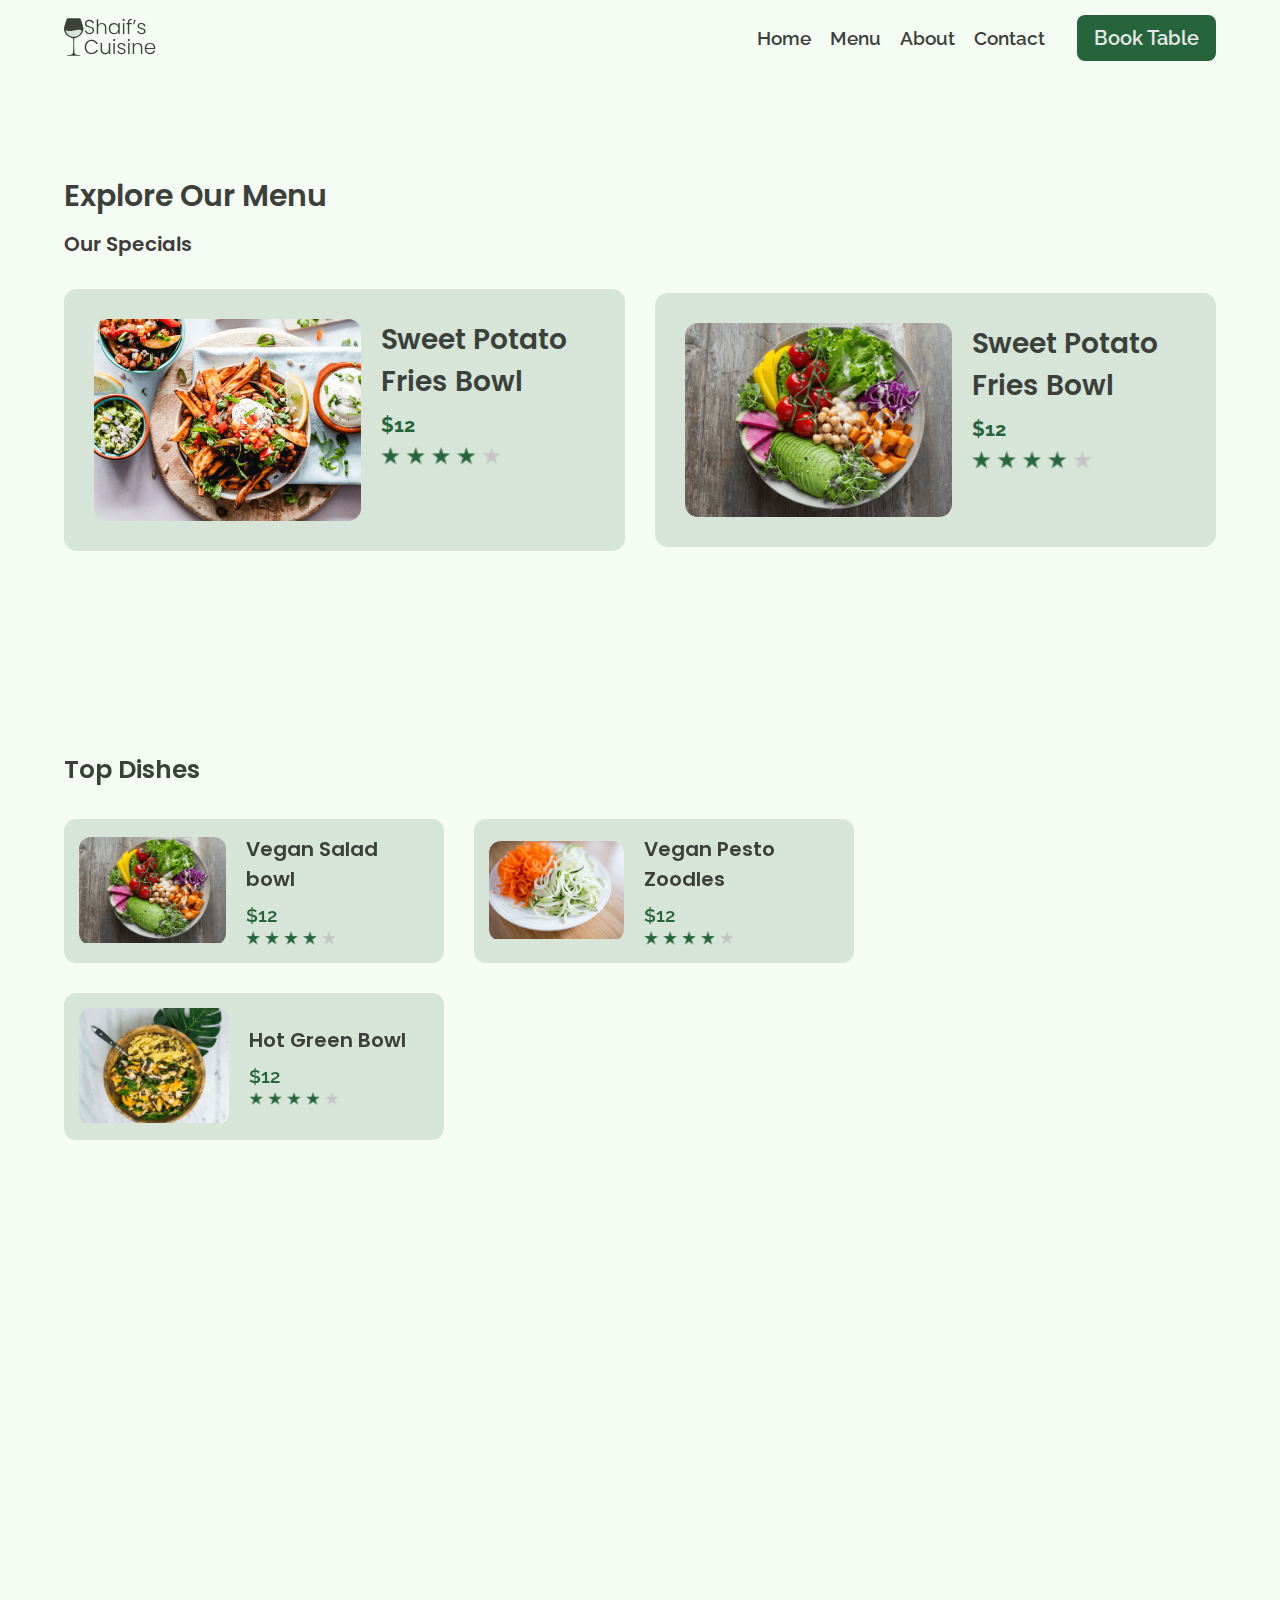
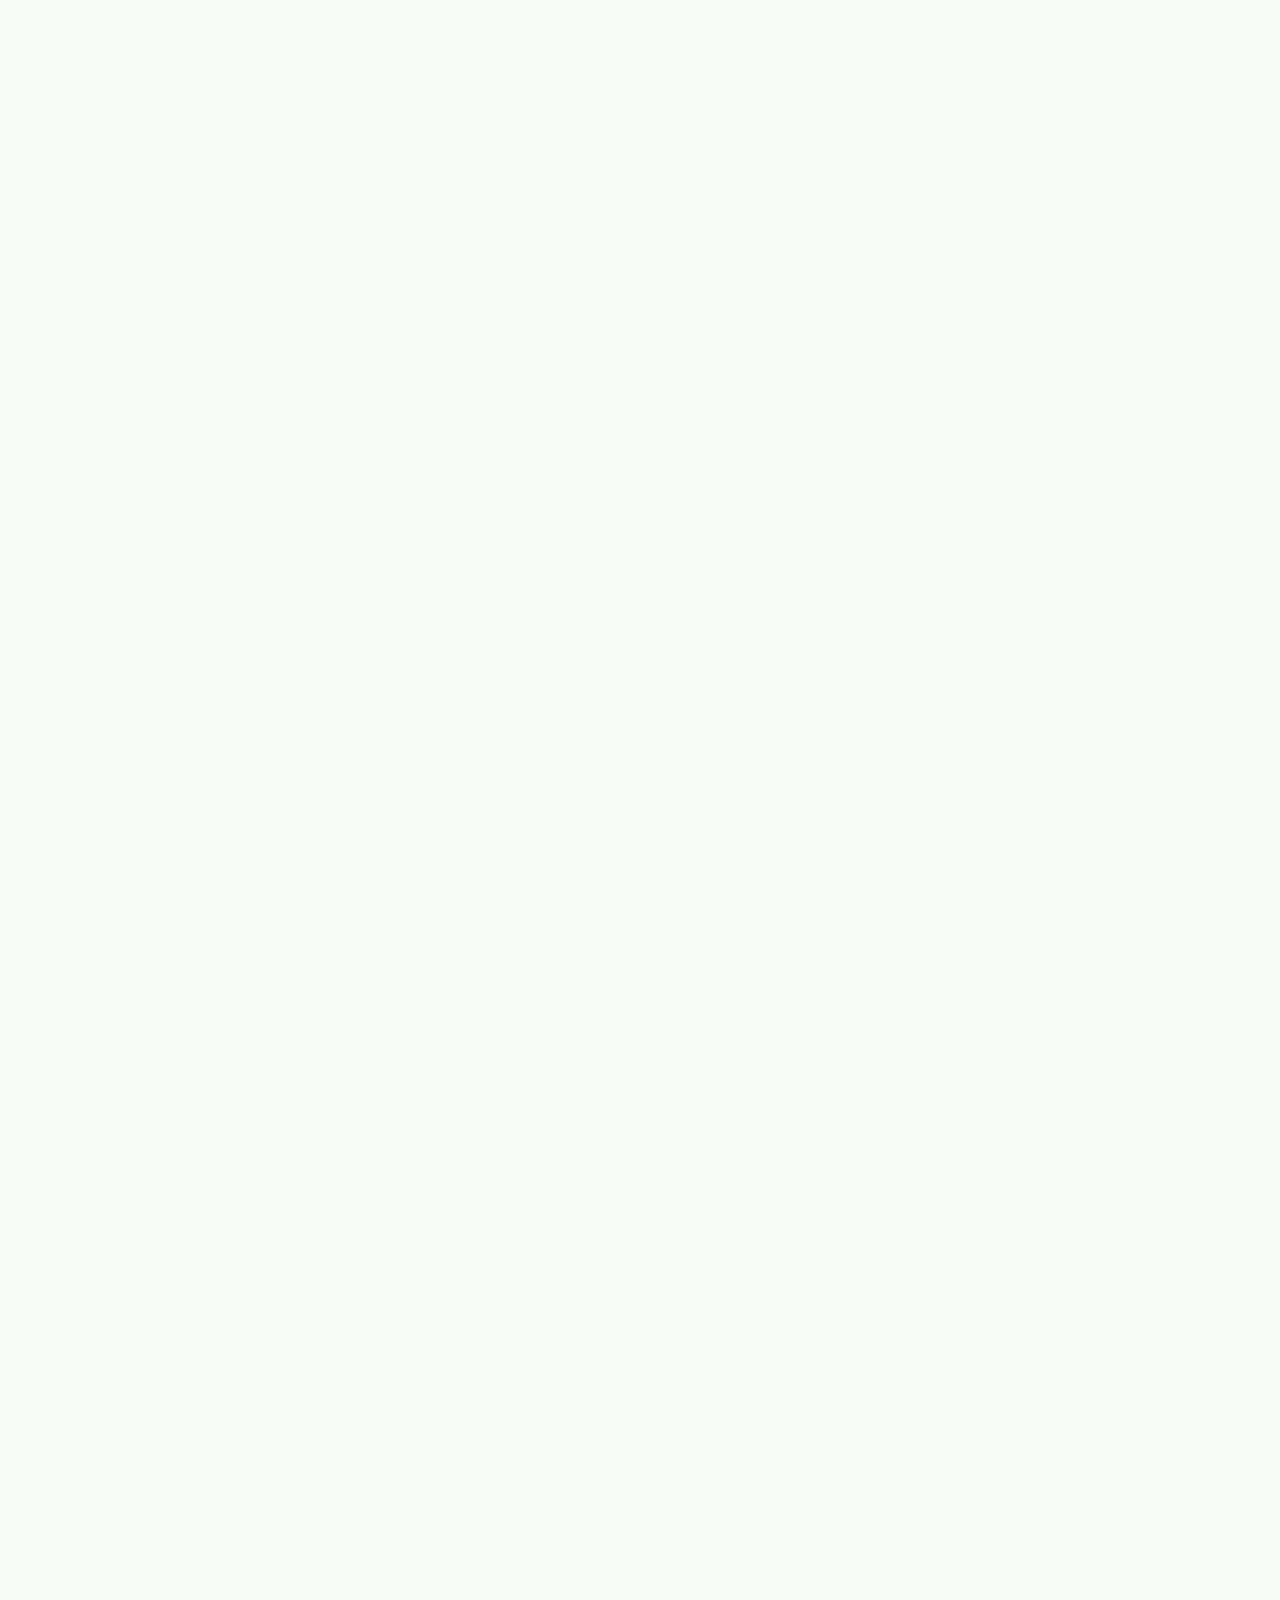
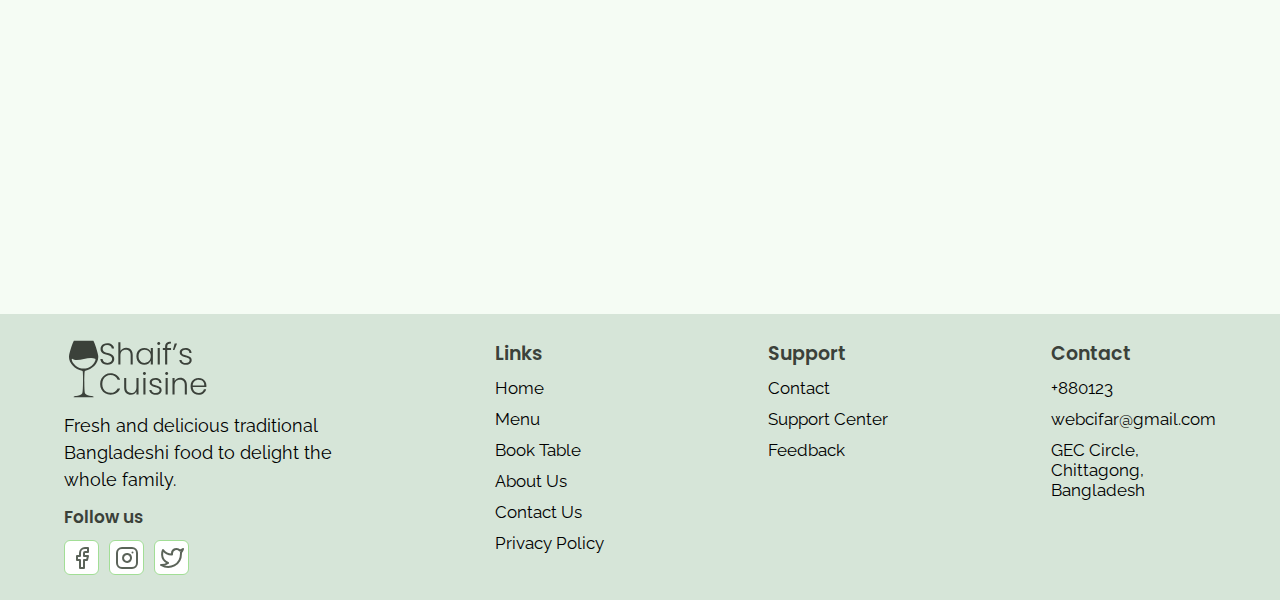
<file: menu.html>
<!DOCTYPE html>
<html lang="en">
<head>
    <meta charset="UTF-8">
    <meta http-equiv="X-UA-Compatible" content="IE=edge">
    <meta name="viewport" content="width=device-width, initial-scale=1.0">
    <title>menu</title>
    <!--css file-->
    <link rel="stylesheet" href="css/globalstyle.css">
    <link rel="stylesheet" href="css/components.css">
    <link rel="stylesheet" href="css/menu.css">
    <!--aos animation-->
    <link rel="stylesheet" href="https://unpkg.com/aos@next/dist/aos.css" />
</head>
<body style="visibility: visible;">
    <!--header-->
    <div class="header">
        <div class="container">
            <div class="nav-wrapper">
                <a class="logo" href="index.html">
                    <img src="images/logo.svg" alt="">
                </a>
                <div class="nav-bar">
                    <div class="nav-icon">
                        <svg
                             xmlns="http://www.w3.org/2000/svg"
                            width="24"
                            height="24"
                            viewBox="0 0 24 24"
                            fill="none"
                            stroke="currentColor"
                            stroke-width="2"
                            stroke-linecap="round"
                            stroke-linejoin="round"
                        >
                            <line x1="3" y1="12" x2="21" y2="12" />
                            <line x1="3" y1="6" x2="21" y2="6" />
                            <line x1="3" y1="18" x2="21" y2="18" />
                        </svg>
                    </div>
                    <div class="overlay"></div>
                    <ul class="nav-list">
                        <div class="nav-close">
                            <svg
                                xmlns="http://www.w3.org/2000/svg"
                                width="24"
                                height="24"
                                viewBox="0 0 24 24"
                                fill="none"
                                stroke="currentColor"
                                stroke-width="2"
                                stroke-linecap="round"
                                stroke-linejoin="round"
                            >
                                <line x1="18" y1="6" x2="6" y2="18" />
                                <line x1="6" y1="6" x2="18" y2="18" />
                            </svg>  
                        </div>
                        <div class="header-ul"> 
                            <li><a href="index.html">Home</a></li>
                            <li><a href="menu.html">Menu</a></li>
                            <li><a href="about.html">About</a></li>
                            <li><a href="contact.html">Contact</a></li>
                            <li><a class="btn btn-spicial" href="booktable.html">Book Table</a></li>
                        </div>
                    </ul>
                </div>
            </div>
        </div>
    </div>
    <!--header end-->
    <!--our-menu-->
    <section class="our-menu">
        <div class="container">
            <h1>Explore Our Menu</h1>
            <h3>Our Specials</h3>
            <div class="our-menu-content">
               <div class="box-menu">
                   <div class="imag">
                       <img src="images/food-3.png" alt="">
                   </div>
                   <div class="text">
                       <h2>Sweet Potato Fries Bowl</h2>
                       <span>$12</span>
                       <div class="star">
                           <img src="images/3star.png" alt="">
                       </div>
                   </div>
               </div>
               <div class="box-menu">
                    <div class="imag">
                        <img src="images/food-1.png" alt="">
                    </div>
                    <div class="text">
                        <h2>Sweet Potato Fries Bowl</h2>
                        <span>$12</span>
                        <div class="star">
                            <img src="images/3star.png" alt="">
                        </div>
                    </div>
                </div>
            </div>
        </div>
    </section>
    <!--our menu end-->
      <!--top dishes-->
      <section class="top-dishes" data-aos="fade-up">
        <div class="container">
            <h1>Top Dishes</h1>
            <div class="dishes-content">
                <div class="top-dishes-box">
                    <div class="box-img">
                        <img src="images/food-1.png" alt="">
                    </div>
                    <div class="box-text">
                        <h1>Vegan Salad bowl</h1>
                        <span>$12</span>
                        <div class="star">
                            <img src="images/3star.png" alt="">
                        </div>
                    </div>
                </div>
                <div class="top-dishes-box">
                    <div class="box-img">
                        <img src="images/food-2.png" alt="">
                    </div>
                    <div class="box-text">
                        <h1>Vegan Pesto Zoodles</h1>
                        <span>$12</span>
                        <div class="star">
                            <img src="images/3star.png" alt="">
                        </div>
                    </div>
                </div>
                <div class="top-dishes-box">
                    <div class="box-img">
                        <img src="images/food-7.png" alt="">
                    </div>
                    <div class="box-text">
                        <h1>Hot Green Bowl</h1>
                        <span>$12</span>
                        <div class="star">
                            <img src="images/3star.png" alt="">
                        </div>
                    </div>
                </div>
            </div>
        </div>
    </section>
    <!--top dishes end-->
     <!--top dishes-->
     <section class="top-dishes" data-aos="fade-up">
        <div class="container">
            <h1>Breakfast</h1>
            <div class="dishes-content">
                <div class="top-dishes-box">
                    <div class="box-img">
                        <img src="images/food-1.png" alt="">
                    </div>
                    <div class="box-text">
                        <h1>Vegan Salad bowl</h1>
                        <span>$12</span>
                        <div class="star">
                            <img src="images/3star.png" alt="">
                        </div>
                    </div>
                </div>
                <div class="top-dishes-box">
                    <div class="box-img">
                        <img src="images/food-2.png" alt="">
                    </div>
                    <div class="box-text">
                        <h1>Vegan Pesto Zoodles</h1>
                        <span>$12</span>
                        <div class="star">
                            <img src="images/3star.png" alt="">
                        </div>
                    </div>
                </div>
                <div class="top-dishes-box">
                    <div class="box-img">
                        <img src="images/food-7.png" alt="">
                    </div>
                    <div class="box-text">
                        <h1>Hot Green Bowl</h1>
                        <span>$12</span>
                        <div class="star">
                            <img src="images/3star.png" alt="">
                        </div>
                    </div>
                </div>
                <div class="top-dishes-box">
                    <div class="box-img">
                        <img src="images/food-6.png" alt="">
                    </div>
                    <div class="box-text">
                        <h1>Hot Green Bowl</h1>
                        <span>$12</span>
                        <div class="star">
                            <img src="images/3star.png" alt="">
                        </div>
                    </div>
                </div><div class="top-dishes-box">
                    <div class="box-img">
                        <img src="images/food-2.png" alt="">
                    </div>
                    <div class="box-text">
                        <h1>Hot Green Bowl</h1>
                        <span>$12</span>
                        <div class="star">
                            <img src="images/3star.png" alt="">
                        </div>
                    </div>
                </div>
            </div>
        </div>
    </section>
    <!--top dishes end-->
    <!--top dishes-->
    <section class="top-dishes" data-aos="fade-up">
        <div class="container">
            <h1>Lunch</h1>
            <div class="dishes-content">
                <div class="top-dishes-box">
                    <div class="box-img">
                        <img src="images/food-1.png" alt="">
                    </div>
                    <div class="box-text">
                        <h1>Vegan Salad bowl</h1>
                        <span>$12</span>
                        <div class="star">
                            <img src="images/3star.png" alt="">
                        </div>
                    </div>
                </div>
                <div class="top-dishes-box">
                    <div class="box-img">
                        <img src="images/food-2.png" alt="">
                    </div>
                    <div class="box-text">
                        <h1>Vegan Pesto Zoodles</h1>
                        <span>$12</span>
                        <div class="star">
                            <img src="images/3star.png" alt="">
                        </div>
                    </div>
                </div>
                <div class="top-dishes-box">
                    <div class="box-img">
                        <img src="images/food-7.png" alt="">
                    </div>
                    <div class="box-text">
                        <h1>Hot Green Bowl</h1>
                        <span>$12</span>
                        <div class="star">
                            <img src="images/3star.png" alt="">
                        </div>
                    </div>
                </div>
                <div class="top-dishes-box">
                    <div class="box-img">
                        <img src="images/food-6.png" alt="">
                    </div>
                    <div class="box-text">
                        <h1>Hot Green Bowl</h1>
                        <span>$12</span>
                        <div class="star">
                            <img src="images/3star.png" alt="">
                        </div>
                    </div>
                </div><div class="top-dishes-box">
                    <div class="box-img">
                        <img src="images/food-2.png" alt="">
                    </div>
                    <div class="box-text">
                        <h1>Hot Green Bowl</h1>
                        <span>$12</span>
                        <div class="star">
                            <img src="images/3star.png" alt="">
                        </div>
                    </div>
                </div>
            </div>
        </div>
    </section>
    <!--top dishes end-->
    <!--top dishes-->
    <section class="top-dishes" data-aos="fade-up">
        <div class="container">
            <h1>Dinner</h1>
            <div class="dishes-content">
                <div class="top-dishes-box">
                    <div class="box-img">
                        <img src="images/food-1.png" alt="">
                    </div>
                    <div class="box-text">
                        <h1>Vegan Salad bowl</h1>
                        <span>$12</span>
                        <div class="star">
                            <img src="images/3star.png" alt="">
                        </div>
                    </div>
                </div>
                <div class="top-dishes-box">
                    <div class="box-img">
                        <img src="images/food-2.png" alt="">
                    </div>
                    <div class="box-text">
                        <h1>Vegan Pesto Zoodles</h1>
                        <span>$12</span>
                        <div class="star">
                            <img src="images/3star.png" alt="">
                        </div>
                    </div>
                </div>
                <div class="top-dishes-box">
                    <div class="box-img">
                        <img src="images/food-7.png" alt="">
                    </div>
                    <div class="box-text">
                        <h1>Hot Green Bowl</h1>
                        <span>$12</span>
                        <div class="star">
                            <img src="images/3star.png" alt="">
                        </div>
                    </div>
                </div>
                <div class="top-dishes-box">
                    <div class="box-img">
                        <img src="images/food-6.png" alt="">
                    </div>
                    <div class="box-text">
                        <h1>Hot Green Bowl</h1>
                        <span>$12</span>
                        <div class="star">
                            <img src="images/3star.png" alt="">
                        </div>
                    </div>
                </div><div class="top-dishes-box">
                    <div class="box-img">
                        <img src="images/food-2.png" alt="">
                    </div>
                    <div class="box-text">
                        <h1>Hot Green Bowl</h1>
                        <span>$12</span>
                        <div class="star">
                            <img src="images/3star.png" alt="">
                        </div>
                    </div>
                </div>
            </div>
        </div>
    </section>
    <!--top dishes end-->
        <!--footer-->
        <div class="footer">
            <div class="container">
                <div class="footer-box">
                    <img src="images/logo.svg" alt="">
                    <p>Fresh and delicious traditional <br> Bangladeshi food to delight the<br> whole family.</p>
                    <h3>Follow us</h3>
                    <div class="social">
                        <a href="#">
                            <svg
                                xmlns="http://www.w3.org/2000/svg"
                                width="24"
                                height="24"
                                viewBox="0 0 24 24"
                                fill="none"
                                stroke="currentColor"
                                stroke-width="2"
                                stroke-linecap="round"
                                stroke-linejoin="round"
                                >
                                <path d="M18 2h-3a5 5 0 0 0-5 5v3H7v4h3v8h4v-8h3l1-4h-4V7a1 1 0 0 1 1-1h3z" />
                            </svg>
                        </a>
                        <a href="#">
                            <svg
                                xmlns="http://www.w3.org/2000/svg"
                                width="24"
                                height="24"
                                viewBox="0 0 24 24"
                                fill="none"
                                stroke="currentColor"
                                stroke-width="2"
                                stroke-linecap="round"
                                stroke-linejoin="round"
                                >
                                <rect x="2" y="2" width="20" height="20" rx="5" ry="5" />
                                <path d="M16 11.37A4 4 0 1 1 12.63 8 4 4 0 0 1 16 11.37z" />
                                <line x1="17.5" y1="6.5" x2="17.51" y2="6.5" />
                            </svg>
                        </a>
                        <a href="#">
                            <svg
                                xmlns="http://www.w3.org/2000/svg"
                                width="24"
                                height="24"
                                viewBox="0 0 24 24"
                                fill="none"
                                stroke="currentColor"
                                stroke-width="2"
                                stroke-linecap="round"
                                stroke-linejoin="round"
                                >
                                <path d="M23 3a10.9 10.9 0 0 1-3.14 1.53 4.48 4.48 0 0 0-7.86 3v1A10.66 10.66 0 0 1 3 4s-4 9 5 13a11.64 11.64 0 0 1-7 2c9 5 20 0 20-11.5a4.5 4.5 0 0 0-.08-.83A7.72 7.72 0 0 0 23 3z" />
                            </svg>
                        </a>
                    </div>
                </div>
                <div class="footer-box">
                    <h2>Links</h2>
                    <span>Home</span>
                    <span>Menu</span>
                    <span>Book Table</span>
                    <span>About Us</span>
                    <span>Contact Us</span>
                    <span>Privacy Policy</span>
                </div>
                <div class="footer-box">
                    <h2>Support</h2>
                    <span>Contact</span>
                    <span>Support Center</span>
                    <span>Feedback</span>
                </div>
                <div class="footer-box">
                    <h2>Contact</h2>
                    <span>+880123</span>
                    <span>webcifar@gmail.com</span>
                    <span>GEC Circle,<br> Chittagong,<br> Bangladesh</span>
                </div>
            </div>
        </div>
        <!--footer end-->
    
    
        <!--script file-->
        <script src="main.js"></script>
        <script src="https://unpkg.com/aos@next/dist/aos.js"></script>
        <script>
        AOS.init();
        </script>
</body>
</html>
</file>
<file: css/globalstyle.css>
@import url('https://fonts.googleapis.com/css2?family=Cairo:wght@300;400;500;600;700;800;900&family=Montserrat:ital,wght@0,100;0,200;0,300;0,400;0,600;0,700;0,800;0,900;1,400;1,500&family=Poppins:wght@200;300;400;500;600;700;800;900&family=Raleway:wght@100;200;300;400;500;600;700;800;900&family=Roboto:ital,wght@0,400;0,500;0,700;0,900;1,100;1,300;1,400;1,500;1,700&family=Work+Sans:wght@100;200;300;400;500;600;700;800;900&display=swap');

* {
    padding: 0;
    margin: 0;
    box-sizing: border-box;
    font-family: 'Raleway', sans-serif;
}

html {
    overflow-x: hidden;
    font-size: 10px;
}

body {
    background-color: var(--lightGreen-2);
    overflow-x: hidden;
    visibility: hidden;
}

:root {
    --green-1: #26643b;
	--green-2: #a2de96;
	--lightGreen-1: #d6e5d8;
	--lightGreen-2: #f5fcf4;
	--black-1: #3b413a;
	--black-2: #3f3c3c;
	--black-3: #5b6359;
	--white-1: #e8e8e8;
}

.container {
    max-width: 1200px;
    width: 90%;
    margin: 0 auto;
}

section {
    padding: 100px 0;
}

h1,h2,h3,h4,h5 {
    font-family: 'Poppins', sans-serif;
    font-size: 1.5rem;
    font-weight: 600;
}

p {
    font-weight: 400;
    font-size: 1rem;
}

img {
    width: 100%;
    height: 100%;
    object-fit: contain;
    
}

.btn {
    color: var(--black-1);
    padding: 1.1rem 1.7rem;
    font-size: 1.5rem;
    font-weight: 600;
}

.btn-spicial{
    color: var(--white-1);
    background-color: var(--green-1);
    border-radius: 8px;
}

ul {
    list-style: none;
}

li {
    display: inline-block;
}

a {
    text-decoration: none;
    display: inline-block;
}

span {
    display: block;
}
</file>
<file: css/components.css>
/* header*/
.header {
    max-height: 73px;
}
.nav-wrapper{
    display: flex;
    justify-content: space-between;
    align-items: center;
    padding: 1.5rem 0;
}

.nav-icon,
.nav-close,
.overlay {
    display: none;
}

.header-ul li {
    margin-left: 1.6rem;
    font-size: 1.9rem;
    font-weight: 600;
}

.header-ul li:hover a {
    color: var(--green-1);
}

.header-ul li a {
    color: var(--black-1);
    transition: 0.3s;
}

.header-ul li a.btn {
    color: var(--white-1);
    font-size: 2rem;
    margin-left: 1.3rem;
}

@media (max-width:767px) {
    .header {
        position: relative;
        /* overflow-x: scroll; */
    }
    .nav-icon {
        display: block;
        cursor: pointer;
    }
    .nav-icon svg,
    .nav-close svg {
        height: 30px;
        width: 30px;
    }
    .nav-close {
        display: block;
        position: absolute;
        color: var(--black-1);
        right: 1rem;
        top: 1rem;
        cursor: pointer;
    }
    .nav-list {
        z-index: 1000;
        position: absolute;
        left: 100%;
        top: 0;
        height: 100vh;
        width: 80%;
        background: var(--lightGreen-1);
        display: flex;
        align-items: center;
        justify-content: center;
        padding-right: 2rem;
        transform: translate(0%);
        overflow: hidden;
        transition: 0.3s ease-in transform;
    }
    .nav-list.show {
        transform: translate(-100%);
    }
    .header-ul {
        display: flex;
        flex-direction: column;
        text-align: center;
    }
    .header-ul li {
        margin-left: 0;
        margin-bottom: 6rem;
        font-size: 2.5rem;
    }
    .header-ul li a.btn {
        font-size: 2.5rem;
    }
    .overlay {
        position: absolute;
        top: 0;
        left: 0;
        height: 100vh;
        width: 100%;
        z-index: 1000;
        display: none;
        background-color: rgba(0, 0, 0, 0.692);
    }
    .overlay.active {
        display: block;
    }
}
/* header end*/

/*store*/
.store .container {
    display: flex;
    justify-content: center;
}
.store-content {
    display: flex;
    align-items: center;
    gap: 5rem;
}

.store-box {
    background-color: var(--lightGreen-1);
    width: 200px;
    height: 200px;
    text-align: center;
    display: flex;
    flex-direction: column;
    justify-content: center;
    align-items: center;
    border-radius: 13px;
}

.store-box .box-img {
    width: 50px;
    margin-bottom: 2rem;
}

.store-box h3 {
    font-size: 1.7rem;
    color: var(--black-1);
    margin-bottom: 0.9rem;
}

.store-box span {
    font-size: 1.5rem;
}

@media (max-width:767px) {
    .store-content {
        gap: 3rem;
        flex-wrap: wrap;
        justify-content: center;
    }
    .store-box {
        width: 150px;
        height: 150px;
    }
    .store-box .box-img {
        width: 40px;
        margin-bottom: 1.5rem;
    }
    .store-box h3 {
        font-size: 1.6rem;
    }
    .store-box span {
        font-size: 1.4rem;
    }
}
/*store end*/
/*contact*/
.contact-content h1 {
    font-size: 3.5rem;
    margin-bottom: 2rem;
    color: var(--black-1);
}

form {
    display: grid;
    grid-template-columns: 1fr 1fr;
    gap: 2rem;
    margin-bottom: 2rem;
} 

.form .last {
    grid-column: 1/3;
}

.form-group {
    display: flex;
    flex-direction: column;
    gap: 1rem;
}

.form-group label {
    font-size: 1.8rem;
    font-weight: 600;
    color: var(--black-1);
}

.form-group input[type="text"],
.form-group input[type="email"],
.form-group input[type="date"],
.form-group input[type="time"],
.form-group select {
    padding: 2rem;
    border: none;
    outline: none;
    background-color: var(--lightGreen-1);
    border-radius: 10px;
    width: 100%;
    font-size: 1.5rem;
    font-weight: 600;
    color: var(--black-3);
}
 
.form-group textarea {
    resize: none;
    outline: none;
    border: none;
    border-radius: 10px;
    background-color: var(--lightGreen-1);
    padding: 2rem;
    width: 100%;
}

.form .btn {
    border: none;
    padding: 1.5rem 6rem;
    cursor: pointer;
}

@media (max-width:767px) {
    form {
        display: flex;
        flex-direction: column;
    }
}
/*contact*/

/*footer*/
.footer {
    background-color: var(--lightGreen-1);
}

.footer .container {
    display: flex;
    justify-content: space-between;
}

/*footer*/
.footer {
    padding: 2.5rem 0;
}

.footer-box img {
    width: 150px;
    height: 60px;
}

.footer-box p {
    font-size: 1.8rem;
    line-height: 1.5;
    margin: 1.1rem 0;
}

.footer-box h3 {
    margin-bottom: 1rem;
    font-size: 1.7rem;
    color: var(--black-1);
}

.footer-box .social {
    display: flex;
    align-items: center;
}

.footer-box .social a {
    background-color: white;
    width: 35px;
    height: 35px;
    margin-right: 1rem;
    display: flex;
    justify-content: center;
    align-items: center;
    border-radius: 6px;
    border: 1px solid var(--green-2);
}

.footer-box .social a svg {
    color: var(--black-3);
}

.footer-box h2 {
    font-size: 1.9rem;
    color: var(--black-1);
    margin-bottom: 1rem;
}

.footer-box span {
    font-size: 1.7rem;
    margin-bottom: 1.1rem;
    cursor: pointer;
}

@media (max-width:767px) {
    .footer .container {
        flex-direction: column;
    }
    .footer-box {
        margin-bottom: 3rem;
    }
}
/*footer end*/
</file>
<file: css/home.css>
/*landing*/
.landing {
    height: calc(100vh - 73px);
}

.landing .container {
    display: flex;
    align-items: center;
    height: 100%;
}

.landing-content {
    display: flex;
    align-items: center;
    justify-content:space-between;
    height: 100%;
    width: 100%;
}
.landing-text {
    flex: 3;
}

.landing-text h1 {
    font-size: 3.5rem;
    margin-bottom: 2rem;
    color: var(--black-1);
}

.landing-text p {
    font-size: 1.9rem;
    margin-bottom: 2.5rem;
    max-width: 400px;
    line-height: 1.4;
}

.landing-text .button {
    display: flex;
}

.landing-text .button .btn {
    padding: 1.5rem 3rem;
    font-size: 1.8rem;
}

.landing-text .button .btn-edit {
    color: var(--green-1);
}

.landing-img {
    flex: 4;
}

@media (max-width:950px) {
    .landing-text .button .btn {
        padding: 1.5rem 1rem;
    }
}

@media (max-width:767px) {
    .landing-content {
        flex-direction: column-reverse;
        justify-content: center;
        gap: 1rem;
    }
    .landing-text {
        text-align: center;
        max-width: 360px;
    }
    .landing-text h1 {
        font-size: 2.5rem;
    }
    .landing-text p {
        font-size: 1.6rem;
    }
    .landing-text .button {
        justify-content: center;
    }
    .landing-text .button .btn  {
        padding: 1.5rem 2rem;
    }
    .landing-img  {
        width: 80%;
        max-width: 400px;
    }
}
@media (max-width:340px) {
    .landing-text .button .btn {
        padding: 1.5rem 1.1rem;
    }
}
/*landing end*/

/*our-specials*/
.our-specials .container {
    max-width: 900px;
}

.our-specials-content {
    display: flex;
    gap: 1rem;
}

.our-specials-dish {
    display: flex;
    gap: 2rem;
    flex: 4;
}

.box-dish {
    background-color: var(--lightGreen-1);
    padding: 5rem 2rem 4rem;
    max-width: 100%;
    border-radius: 12px;
}

.box-dish .dish-img {
    height: 150px;
    margin: 0 auto;
    margin-top: calc(-50% - 4rem);
    border-radius: 12px;
    overflow: hidden;
}
.box-dish .dish-img img {
    object-fit: cover;
}

.box-dish h1 {
    color: var(--black-1);
    font-size: 2rem;
    margin-top: 1rem;
}

.box-dish span {
    font-size: 2rem;
    margin: 0.5rem 0 1rem;
    font-weight: 600;
    color: var(--green-1);
}

.box-dish .star {
    width: 90px;
}

.box-dish p {
    font-size: 1.5rem;
    line-height: 1.5;
    max-width: 215px;
}

.our-specials-text {
    flex: 2;
}

.our-specials-text h1 {
    font-size: 3rem;
    color: var(--black-1);
    margin-bottom: 1.5rem;
}

.our-specials-text p {
    font-size: 1.6rem;
    line-height: 1.5;
    
}

.our-specials-text .btn-spicial {
    margin-top: 1rem;
    padding: 1.1rem 2rem;
    font-size: 2rem;
}
@media (max-width:767px) {
    .our-specials-content {
        flex-direction: column;
        gap: 3rem;
    }
    .our-specials-dish {
        justify-content: center;
    }
}
/*our-specials end*/
/*top-dishes*/
.dishes-content {
    display: flex;
    align-items: center;
    gap: 3rem;
    flex-wrap: wrap;
    justify-content: center;
}

.top-dishes-box {
    width: 380px;
    display: flex;
    align-items: center;
    padding: 1.5rem;
    background-color: var(--lightGreen-1);
    border-radius: 12px;
}

.top-dishes-box .box-img {
    width: 150px;
    border-radius: 12px;
    overflow: hidden;
    margin-right: 2rem;
}

.top-dishes-box .box-text h1 {
    font-size: 2rem;
    color: var(--black-1);
}

.top-dishes-box .box-text span {
    font-size: 1.9rem;
    color: var(--green-1);
    font-weight: 600;
    margin: 0.5rem 0;
}

.top-dishes-box .box-text .star {
    width: 90px;
}

@media (max-width:767px) {
    .top-dishes-box {
        flex-direction: column;
        width: fit-content;
    }
    .top-dishes-box .box-img {
        margin-right: 0;
        width: fit-content;
    }
    .top-dishes-box .box-text {
        width: 100%;
    }
    .top-dishes-box .box-text h1 {
        font-size: 2rem;
        margin-top: 0.5rem;
    }
    .top-dishes-box .box-text span {
        font-size: 2.1rem;
    }
    .top-dishes-box .box-text .star {
        width: 100px;
    }

}
/*top-dishes*/
/*discount*/
.discount-content {
    display: flex;
    align-items: center;
    gap: 3rem;
    padding: 2rem;
    border-radius: 13px;
    background: var(--lightGreen-1) url(../images/discount-illustration.png) no-repeat bottom right;
    background-size: 150px;
}

.discount-img {
    display: flex;
    gap: 1rem;
    flex: 4;
    width: 100%;
}

.discount-img .imge-1,
.discount-img .imge-2,
.discount-img .imge-3 {
        flex: 1;
        height: 350px;
}

.discount-img img {
    border-radius: 13px;
    object-fit: cover;
}

.discount-text {
    flex: 2;
}

.discount-text h3 {
    font-size: 2rem;
    color: var(--green-1);
}

.discount-text h1 {
    font-size: 2.6rem;
    color: var(--black-1);
    font-weight: bold;
}

.discount-text span {
    display: inline-block;
    font-size: 2.5rem;
    font-weight: bold;
    margin-bottom: 1rem;
    color: var(--green-1);
    margin-right: 0.5rem;
}

.discount-text span.old {
    color: var(--black-1);
    text-decoration: line-through;
}

.discount-text .star {
    width: 125px;
    margin-bottom: 1.5rem;
}

.discount-text .btn {
    font-size: 2rem;
    padding: 1.1rem 1.9rem;
}
@media (max-width:1000px) {
    .discount-img .imge-3 {
        display: none;
    }
}
@media (max-width:767px) {
    .discount-content {
        flex-direction: column;
        padding: 1.5rem;
        gap: 1rem;
    }
    .discount-text {
        width: 100%;
    }
    .discount-img .imge-1 {
        flex: 2;
        height: auto;
    }
    
    .discount-img .imge-2 {
        flex: 3;
        height: auto;
    }
}    

@media (max-width:500px) {
    .discount-content {
        background-size: 100px;
    }
    .discount-text h1 {
        font-size: 2.2rem;
    }
    .discount-text span {
        font-size: 2.1rem;
    }
    .discount-text .star {
        width: 100px;
    }
    .discount-text .btn {
        font-size: 1.5rem;
        padding: 1rem 1.4rem;
    }
}
/*dicount end*/
/*event*/
.event-content {
    display: flex;
    gap: 2rem;
}

.event-content .event-img {
    position: relative;
}

.event-content .event-img a img {
    position: absolute;
    left: 50%;
    top: 50%;
    transform: translate(-50%, -50%);
    width: 100px;
}

@media (max-width:767px) {
    .event-content {
        gap: 1rem;
    }
    .event-content .event-img a img {
        width: 60px;
    }
}
/*event end*/
/*event-info*/
.event-info-content {
    display: flex;
    gap: 10rem;
}

.event-box {
    display: flex;
    flex-direction: column;
    gap: 2rem;
}

.event-box .box {
    display: flex;
    padding: 2rem;
    gap: 2rem;
    background-color: var(--lightGreen-1);
    border-radius: 13px;
    
}

.event-box .box .imag {
    height: 165px;
}

.event-box .box .imag img {
    border-radius: 12px;
    object-fit: cover;
}

.event-box .box h1 {
    font-size: 2rem;
    color: var(--black-1);
    margin-bottom: 1rem;
} 

.event-box .box p {
    max-width: 250px;
    font-size: 1.6rem;
    line-height: 1.4;
    color: var(--black-3);
}

.event-text h1 {
    font-size: 3rem;
    color: var(--black-1);
    margin-bottom: 1rem;
}

.event-text p {
    font-size: 1.8rem;
    max-width: 500px;
    color: var(--black-3);
    line-height: 1.3;
    margin-bottom: 1.5rem;
}

.event-text .btn {
    padding: 1.2rem 2rem;
    font-size: 1.9rem;
}

@media (max-width:767px) {
    .event-info-content {
        flex-direction: column;
        gap: 5rem;
    }
}
@media (max-width:400px) {
    .event-box .box {
        padding: 1.3rem;
    }
    .event-box .box h1 {
        font-size: 1.7rem;
    }
    .event-box .box p {
        font-size: 1.4rem;
    }
}
/*event-info-end*/
/*our-food*/
.our-food .container {
    max-width: 900px;
}

.our-food-content {
    display: flex;
    align-items: center;
    gap: 5rem;
}

.our-food-text {
    width: 50%;
}

.our-food-text h1 {
    font-size: 3rem;
    color: var(--black-1);
    margin-bottom: 1rem;
}

.our-food-text p {
    font-size: 1.7rem;
    max-width: 500px;
    line-height: 1.4;
}

.our-food-box {
    display: flex;
    gap: 1rem;
    flex-wrap: wrap;
    width: 45%;
}

.our-food-box .box {
    width: 175px;
    background-color: var(--lightGreen-1);
    display: flex;
    flex-direction: column;
    justify-content: center;
    align-items: center;
    padding: 2.3rem;
    border-radius: 13px;
} 

.our-food-box .box .imag {
    height: 80px;
    margin-bottom: 1rem;
} 

.our-food-box .box h2 {
    color: var(--black-1);
    font-size: 1.7rem;
} 

@media (max-width:900px) {
    .our-food-content {
        flex-direction: column;
        justify-content: center;
    }
    .our-food-text {
        width: 100%;
        text-align: center;
    }
    .our-food-text h1 {
        font-size: 2.5rem;
    }
    .our-food-text p {
        max-width: none;
        font-size: 1.5rem;
    }
    .our-food-box {
        width: 100%;
        justify-content: center;
    }
}

/*our-food end*/
/*Customers*/
.Customers .container {
    max-width: 900px;
}

.Customers .container h1 {
    font-size: 3rem;
    color: var(--black-1);
    margin-bottom: 5rem;
    text-align: center;
}

.Customers-content {
    display: flex;
    justify-content: center;
    align-items: center;
    flex-wrap: wrap;
    gap: 2rem;
}

.Customers-content .box {
    width: 400px;
    display: flex;
    gap: 2rem;
    background-color: var(--lightGreen-1);
    padding: 2rem;
    border-radius: 13px;
}

.Customers-content .box .image {
    flex: 2;
}

.Customers-content .box .image img {
    object-fit: cover;
    border-radius: 13px;
}

.Customers-content .box .text {
    flex: 4;
}

.Customers-content .box .text h2 {
    font-size: 1.6rem;
    margin-bottom: 1rem;
}

.Customers-content .box .text .star {
    width: 90px;
    margin-bottom: 1.5rem;
}

.Customers-content .box .text p {
    line-height: 1.4;
    font-size: 1.5rem;
}

@media (max-width:950px) {
    .Customers-content .box {
        width: 100%;
    }
}
@media (max-width:450px) {
    .Customers-content .box {
        flex-direction: column;
        padding: 1rem;
    }
    .Customers-content .box .text .star {
        margin-bottom: 1rem;
        gap: 1rem;
    }
    .Customers-content .box .text p {
        font-size: 1.3rem;
    }
}
/*Customers end*/
/*Newsletter*/
.Newsletter-content {
    display: flex;
    align-items: center;
    justify-content: space-between;
    background-color: var(--green-2);
    padding: 6rem;
    border-radius: 10px;
}

.Newsletter-content .text h1 {
    font-size: 3rem;
    margin-bottom: 1rem;
}

.Newsletter-content .text p {
    font-size: 1.8rem;
    max-width: 400px;
}

.Newsletter-content .form {
    display: flex;
    align-items: center;
}

.Newsletter-content input[type="text"] {
    width: 400px;
    border: none;
    outline: none;
    padding: 2rem;
    font-size: 1.6rem;
    font-weight: 600;
    border-top-left-radius: 11px;
    border-bottom-left-radius: 11px;
}

.Newsletter-content button {
    border: none;
    padding: 2rem 3rem;
    font-size: 1.6rem;
    font-weight: 700;
    background-color: var(--green-1);
    color: white;
    border-top-right-radius: 11px;
    border-bottom-right-radius: 11px;
}

@media (max-width:800px) {
    .Newsletter-content {
        flex-direction: column;
        gap: 3rem;
        padding: 2rem;
    }
    .Newsletter-content .text {
        text-align: center;
    }
    .Newsletter-content .text h1 {
        font-size: 2.5rem;
    }
    .Newsletter-content .text p {
        font-size: 1.6rem;
    }
    .Newsletter-content .form {
        width: 100%;
    }
    .Newsletter-content input[type="text"] {
        width: 100%;
    }
}
/*Newsletter end*/
</file>
<file: css/about.css>
/*our story*/
.our-story-content {
    display: flex;
    gap: 4rem;
} 

.our-story-content .image {
 flex: 1;
}

.our-story-content .text {
    flex: 1;
}

.our-story-content .text h1 {
    font-size: 3rem;
    color: var(--black-1);
    margin-bottom: 1rem;
    font-weight: 700;
}

.our-story-content .text h3 {
    font-size: 1.9rem;
    color: var(--black-2);
    margin-bottom: 2rem;
}

.our-story-content .text p {
    font-size: 1.7rem;
    line-height: 1.6;
}

@media (max-width:767px) {
    .our-story-content {
        flex-direction: column;
        gap: 2rem;
    }
    .our-story-content .text h1{
        font-size: 2.5rem;
        margin-bottom: 0.5rem;
    }
    .our-story-content .text h3 {
        font-size: 1.8rem;
        margin-bottom: 1rem;
    }
    .our-story-content .text p {
        font-size: 1.4rem;
        line-height: 1.4;
    }
}
/*our story end*/
/*our goals*/
.our-goals .container {
    max-width: 900px;
}
.our-goals-content .text {
    margin-bottom: 4rem;
    text-align: center;
}

.our-goals-content .text h1 {
    font-size: 3rem;
    margin-bottom: 1rem;
    color: var(--black-1);
}

.our-goals-content .text p {
    font-size: 1.7rem;
    line-height: 1.4;
}

.our-goals-content .image {
    display: grid;
    grid-template-columns: 1fr 1fr;
    grid-template-rows: 1fr 1fr;
    gap: 1rem;
}
.our-goals-content .image .imag1 {
    grid-row: 1/3;
}

.our-goals-content .image img {
    object-fit: cover;
}

@media (max-width:767px) {
    .our-goals-content .text {
        text-align: left;
    }
    .our-goals-content .text h1 {
        font-size: 2.5rem;
        margin-bottom: 0.5rem;
    }
    .our-goals-content .text p {
        font-size: 1.4rem;
        line-height: 1.4;
    }
    
}
/*our goals end*/
</file>
<file: css/menu.css>
/*our menu*/
.our-menu .container h1 {
    font-size: 3rem;
    margin-bottom: 1rem;
    color: var(--black-1);
}

.our-menu .container h3 {
    font-size: 2rem;
    color: var(--black-2);
    margin-bottom: 3rem;
}

.our-menu-content {
    display: flex;
    align-items: center;
    gap: 3rem;
}

.box-menu {
    display: flex;
    gap: 2rem;
    background-color: var(--lightGreen-1);
    padding: 3rem;
    border-radius: 13px;
    flex: 1;
}

.box-menu .imag {
    flex: 5;
}

.box-menu .imag img {
    border-radius: 13px;
    object-fit: cover;
}

.box-menu .text {
    flex: 4;
}

.box-menu h2 {
    font-size: 2.8rem;
    color: var(--black-1);
    margin-bottom: 1rem;
}

.box-menu span {
    font-size: 2rem;
    font-weight: bold;
    color: var(--green-1);
    margin-bottom: 1rem;
}

.box-menu .star {
    width: 120px;
}

@media (max-width:1000px) {
    .box-menu h2 {
        font-size: 2.2rem;
    }
}
@media (max-width:767px) {
    .our-menu-content {
        flex-direction: column;
    }
    .box-menu {
        padding: 2rem;
    }
    .box-menu h2 {
        font-size: 2rem;
    }
    .box-menu span {
        font-size: 1.7rem;
    }
    .box-menu .star {
        width: 90px;
    }
}
/*our menu end*/
/*top-dishes*/
.top-dishes .container h1 {
    font-size: 2.5rem;
    margin-bottom: 3rem;
    color: var(--black-1);
}
.dishes-content {
    display: flex;
    align-items: center;
    gap: 3rem;
    flex-wrap: wrap;
}

.top-dishes-box {
    width: 380px;
    display: flex;
    align-items: center;
    padding: 1.5rem;
    background-color: var(--lightGreen-1);
    border-radius: 12px;
}

.top-dishes-box .box-img {
    width: 150px;
    border-radius: 12px;
    overflow: hidden;
    margin-right: 2rem;
}

.top-dishes-box .box-text h1 {
    font-size: 2rem;
    margin-bottom: 1rem;
    color: var(--black-1);
}

.top-dishes-box .box-text span {
    font-size: 1.9rem;
    color: var(--green-1);
    font-weight: 600;
    margin: 0.5rem 0;
}

.top-dishes-box .box-text .star {
    width: 90px;
}

@media (max-width:880px) {
    .top-dishes-box {
        width: 100%;
    }
}

@media (max-width:767px) {
    .top-dishes .container h1 {
        text-align: center;
    }
    .dishes-content {
        justify-content: center;
    }
    .top-dishes-box {
        flex-direction: column;
        width: fit-content;
    }
    .top-dishes-box .box-img {
        margin-right: 0;
        width: fit-content;
    }
    .top-dishes-box .box-text {
        width: 100%;
    }
    .top-dishes-box .box-text h1 {
        font-size: 2rem;
        margin-top: 0.5rem;
    }
    .top-dishes-box .box-text span {
        font-size: 2.1rem;
    }
    .top-dishes-box .box-text .star {
        width: 100px;
    }

}
/*top-dishes*/
</file>
